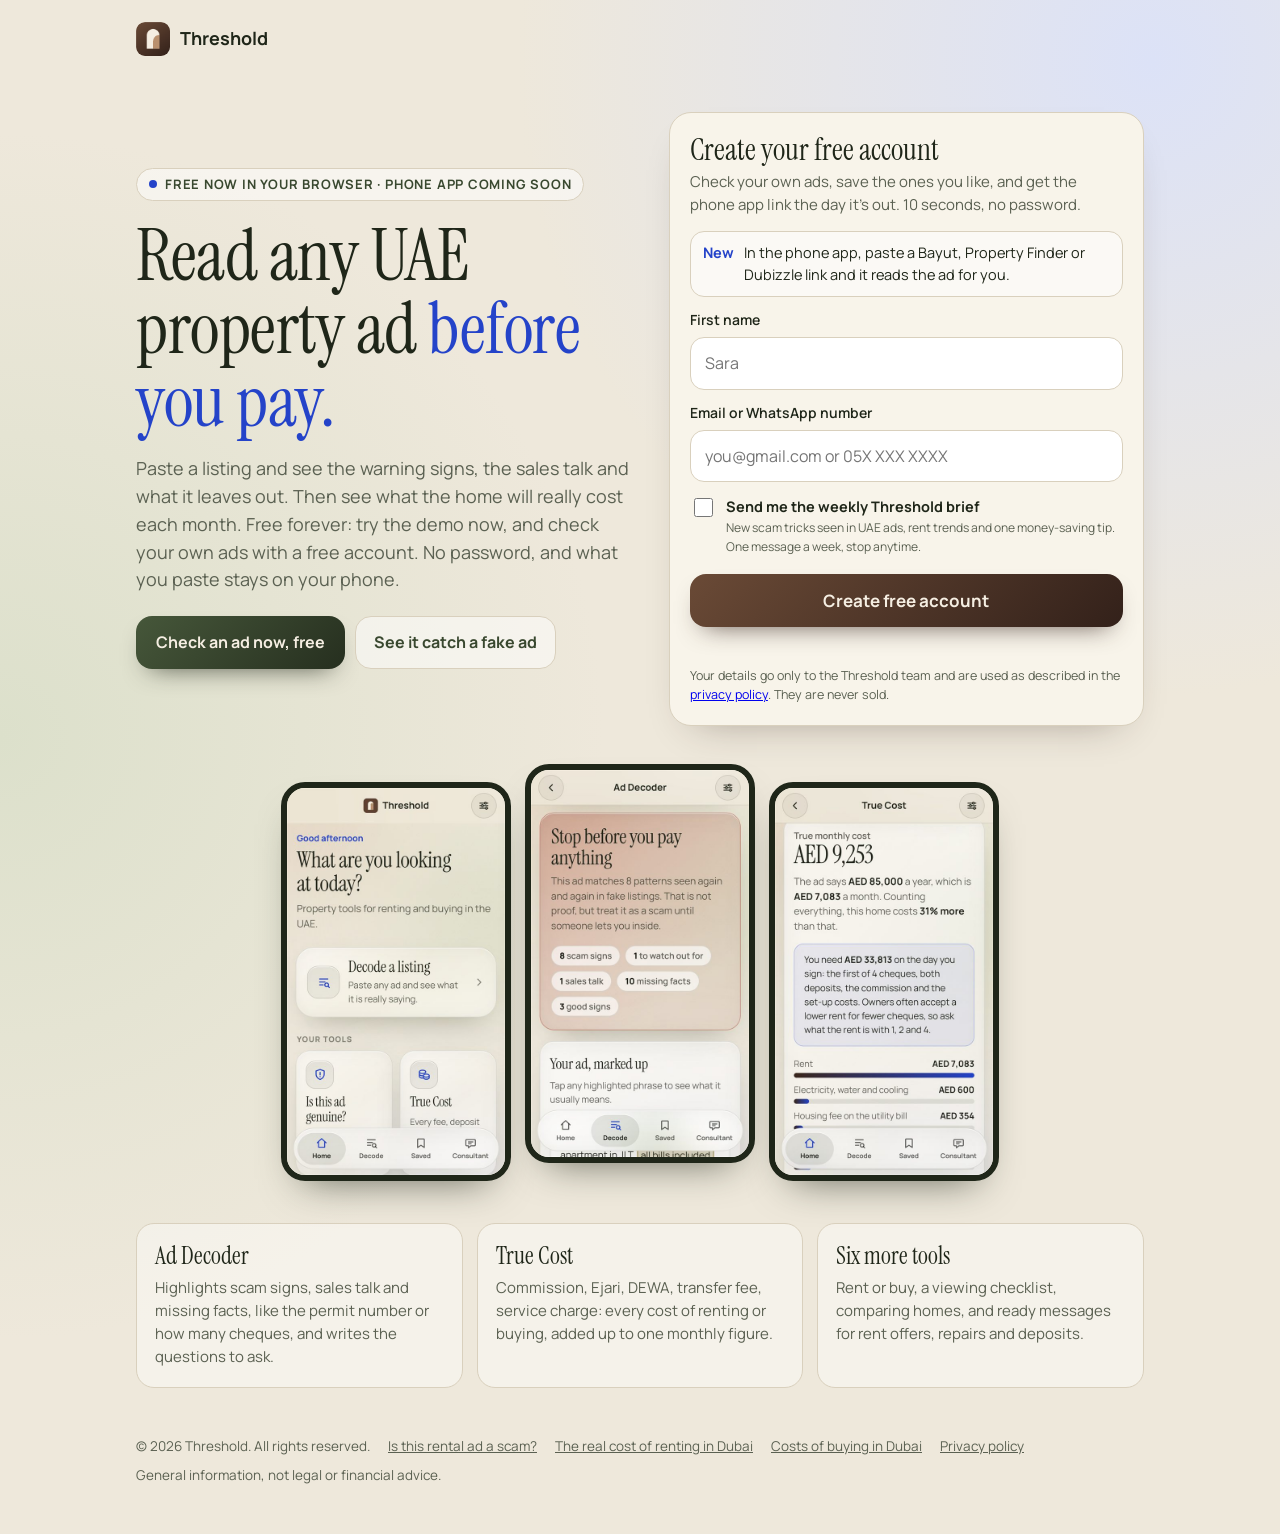
<file: index.html>
<!doctype html>
<html lang="en">
<head>
<meta charset="utf-8">
<meta name="viewport" content="width=device-width, initial-scale=1, viewport-fit=cover">
<title>Threshold: read any UAE property ad before you pay</title>
<meta name="description" content="A free app for renting and buying in the UAE. Spot fake listings, see the real cost, and know what to ask. Join the early list.">
<meta property="og:title" content="Threshold: read any UAE property ad before you pay">
<meta property="og:description" content="Free app for renting and buying in the UAE. Join the early list.">
<meta property="og:image" content="https://thresholduae.com/img/share.jpg">
<meta property="og:url" content="https://thresholduae.com/">
<meta name="twitter:card" content="summary_large_image">
<link rel="canonical" href="https://thresholduae.com/">
<meta property="og:type" content="website">
<meta name="theme-color" content="#EEE8DB">
<link rel="icon" href="img/icon.png">
<link rel="preconnect" href="https://fonts.googleapis.com">
<link rel="preconnect" href="https://fonts.gstatic.com" crossorigin>
<link href="https://fonts.googleapis.com/css2?family=Instrument+Serif&family=Manrope:wght@400;500;600;700&display=swap" rel="stylesheet">
<style>
  :root { --bg:#EEE8DB; --card:#F8F4EA; --ink:#1F2619; --soft:#5B6152; --line:#D9D0BD; --olive:#39482F; --navy:#2443C9; --esp-a:#6A4A36; --esp-b:#33211A; --bad:#9A3B22; }
  * { box-sizing: border-box; -webkit-tap-highlight-color: transparent; }
  html { background: var(--bg); }
  body { margin: 0; color: var(--ink); font: 16px/1.55 Manrope, "Segoe UI", system-ui, sans-serif;
    background: radial-gradient(circle at 90% 4%, #DCE2F7 0, transparent 34%), radial-gradient(circle at 0% 48%, #DCE0CB 0, transparent 40%), var(--bg); }
  main { max-width: 1040px; margin: 0 auto; padding: 22px 16px 48px; }
  .brand { display: flex; align-items: center; gap: 10px; font-weight: 700; font-size: 18px; }
  .brand img { width: 34px; height: 34px; border-radius: 9px; }
  .hero { display: grid; gap: 34px; align-items: center; margin-top: 34px; }
  @media (min-width: 880px) { .hero { grid-template-columns: 1.05fr 1fr; margin-top: 56px; } }
  h1 { font: 400 clamp(44px, 9vw, 72px)/1.02 "Instrument Serif", Georgia, serif; margin: 0 0 16px; letter-spacing: -.5px; }
  h1 span { color: var(--navy); }
  .lead { font-size: 18px; color: var(--soft); margin: 0 0 22px; max-width: 34em; }
  .soon { display: inline-flex; align-items: center; gap: 8px; font-size: 13px; font-weight: 700; letter-spacing: .06em; text-transform: uppercase; color: var(--olive); background: #fff8; border: 1px solid var(--line); border-radius: 999px; padding: 5px 12px; margin-bottom: 18px; }
  .soon i { width: 8px; height: 8px; border-radius: 50%; background: var(--navy); }
  .card { background: var(--card); border: 1px solid var(--line); border-radius: 22px; padding: 20px; box-shadow: 0 18px 40px -26px rgba(51,33,26,.45); }
  .card h2 { font: 400 30px/1.1 "Instrument Serif", Georgia, serif; margin: 0 0 4px; }
  .card p.sub { margin: 0 0 14px; color: var(--soft); font-size: 15px; }
  label.f { display: block; font-size: 14px; font-weight: 600; margin: 12px 0 6px; }
  input[type=text], input[type=email] { width: 100%; font: inherit; padding: 13px 14px; border-radius: 14px; border: 1px solid var(--line); background: #fff; color: var(--ink); }
  input:focus { outline: 2px solid var(--navy); outline-offset: 1px; }
  .chips { display: flex; flex-wrap: wrap; gap: 8px; }
  .chip { font: inherit; font-size: 15px; border: 1px solid var(--line); background: #fff; color: var(--ink); border-radius: 999px; padding: 8px 14px; cursor: pointer; }
  .chip[aria-pressed="true"] { background: var(--olive); border-color: var(--olive); color: #F5EEE2; }
  .tick { display: flex; gap: 10px; align-items: flex-start; font-size: 14.5px; margin-top: 14px; color: var(--ink); }
  .tick input { width: 19px; height: 19px; margin-top: 2px; accent-color: var(--olive); flex: none; }
  .tick small { display: block; color: var(--soft); }
  button.go { width: 100%; margin-top: 18px; font: 700 17px Manrope, sans-serif; color: #F5EEE2; border: 0; border-radius: 16px; padding: 15px; cursor: pointer;
    background: linear-gradient(135deg, var(--esp-a), var(--esp-b)); box-shadow: 0 12px 26px -14px rgba(51,33,26,.8); }
  button.go[disabled] { opacity: .6; cursor: wait; }
  .msg { margin-top: 12px; font-size: 14.5px; color: var(--bad); min-height: 1em; }
  .fine { font-size: 12.5px; color: var(--soft); margin: 12px 0 0; }
  .done { text-align: center; padding: 18px 6px; }
  .done .big { font: 400 34px/1.1 "Instrument Serif", Georgia, serif; margin: 8px 0; }
  .wa { display: inline-flex; align-items: center; gap: 8px; margin-top: 12px; font-weight: 700; color: var(--olive); text-decoration: none; border: 1px solid var(--line); border-radius: 999px; padding: 10px 16px; background: #fff8; }
  .shots { display: flex; gap: 14px; justify-content: center; margin: 56px 0 10px; }
  .shots img { width: 31%; max-width: 230px; border-radius: 24px; border: 6px solid #1F2619; box-shadow: 0 20px 40px -22px rgba(31,38,25,.7); }
  .shots img:nth-child(2) { transform: translateY(-18px); }
  .feats { display: grid; gap: 14px; margin-top: 42px; }
  @media (min-width: 720px) { .feats { grid-template-columns: repeat(3, 1fr); } }
  .feat { background: #fff6; border: 1px solid var(--line); border-radius: 18px; padding: 18px; }
  .feat b { display: block; font: 400 24px/1.15 "Instrument Serif", Georgia, serif; margin-bottom: 6px; }
  .feat p { margin: 0; color: var(--soft); font-size: 15px; }
  footer { margin-top: 48px; font-size: 13.5px; color: var(--soft); display: flex; flex-wrap: wrap; gap: 8px 18px; }
  footer a { color: var(--soft); }
  .hp { position: absolute; left: -9999px; }
  .try { display: flex; flex-wrap: wrap; gap: 10px; align-items: center; }
  .try a.main { font-weight: 700; color: #F5EEE2; text-decoration: none; border-radius: 16px; padding: 14px 20px; background: linear-gradient(135deg, #46573A, #262F1F); box-shadow: 0 12px 26px -14px rgba(31,38,25,.8); }
  .try a.alt { font-weight: 700; color: var(--olive); text-decoration: none; border: 1px solid var(--line); border-radius: 16px; padding: 13px 18px; background: #fff8; }
  .perk { display: flex; gap: 10px; align-items: flex-start; background: #fff8; border: 1px solid var(--line); border-radius: 14px; padding: 10px 12px; font-size: 14.5px; margin: 0 0 6px; }
  .perk b { color: var(--navy); }
</style>
</head>
<body>
<main>
  <div class="brand"><img src="img/icon.png" alt="">Threshold</div>

  <section class="hero">
    <div>
      <div class="soon"><i></i>Free now in your browser · phone app coming soon</div>
      <h1>Read any UAE property ad <span>before you pay.</span></h1>
      <p class="lead">Paste a listing and see the warning signs, the sales talk and what it leaves out. Then see what the home will really cost each month. Free forever: try the demo now, and check your own ads with a free account. No password, and what you paste stays on your phone.</p>
      <div class="try">
        <a class="main" id="tryApp" href="app/#/decode">Check an ad now, free</a>
        <a class="alt" id="tryScam" href="app/#example=scam">See it catch a fake ad</a>
      </div>
    </div>

    <div class="card" id="card">
      <form id="f" novalidate>
        <h2>Create your free account</h2>
        <p class="sub">Check your own ads, save the ones you like, and get the phone app link the day it's out. 10 seconds, no password.</p>
        <div class="perk"><b>New</b><span>In the phone app, paste a Bayut, Property Finder or Dubizzle link and it reads the ad for you.</span></div>
        <label class="f" for="name">First name</label>
        <input type="text" id="name" autocomplete="given-name" maxlength="60" placeholder="Sara">
        <label class="f" for="email">Email or WhatsApp number</label>
        <input type="text" id="email" autocomplete="email" inputmode="email" maxlength="120" placeholder="you@gmail.com or 05X XXX XXXX">
        <label class="tick"><input type="checkbox" id="tips"><span><b>Send me the weekly Threshold brief</b><small>New scam tricks seen in UAE ads, rent trends and one money-saving tip. One message a week, stop anytime.</small></span></label>
        <input class="hp" type="text" id="hp" tabindex="-1" autocomplete="off" aria-hidden="true">
        <button class="go" type="submit" id="go">Create free account</button>
        <div class="msg" id="msg" role="alert"></div>
        <p class="fine">Your details go only to the Threshold team and are used as described in the <a href="privacy.html">privacy policy</a>. They are never sold.</p>
      </form>
    </div>
  </section>

  <div class="shots">
    <img src="img/1-home.jpg" alt="Threshold home screen" loading="lazy">
    <img src="img/2-decoded.jpg" alt="The Ad Decoder flagging a fake rental" loading="lazy">
    <img src="img/4-true-cost.jpg" alt="True Cost showing every fee" loading="lazy">
  </div>

  <section class="feats">
    <div class="feat"><b>Ad Decoder</b><p>Highlights scam signs, sales talk and missing facts, like the permit number or how many cheques, and writes the questions to ask.</p></div>
    <div class="feat"><b>True Cost</b><p>Commission, Ejari, DEWA, transfer fee, service charge: every cost of renting or buying, added up to one monthly figure.</p></div>
    <div class="feat"><b>Six more tools</b><p>Rent or buy, a viewing checklist, comparing homes, and ready messages for rent offers, repairs and deposits.</p></div>
  </section>

  <footer><span>© 2026 Threshold. All rights reserved.</span><a href="rental-scam-check.html">Is this rental ad a scam?</a><a href="cost-of-renting-dubai.html">The real cost of renting in Dubai</a><a href="buying-costs-dubai.html">Costs of buying in Dubai</a><a href="privacy.html">Privacy policy</a><span>General information, not legal or financial advice.</span></footer>
</main>

<script>
(function () {
  var TO = 'thresholduae.app@gmail.com';
  var WA = '971564638117';
  var COUNTER = 'threshold-zeucj9q4';
  // The mailing list (Kit). When the app is out, one email goes to everyone on it.
  // Paste the number of your Kit form between the quotes, e.g. '7654321'.
  var KIT_FORM_ID = '';
  var live = /^https:$/.test(location.protocol) && !/^(localhost|127\.0\.0\.1)$/.test(location.hostname);
  function count(key) {
    if (!live) { return; }
    try {
      if (key === 'waitlist-visit') { if (sessionStorage.getItem('tw.v')) { return; } sessionStorage.setItem('tw.v', '1'); }
    } catch (e) {}
    fetch('https://abacus.jasoncameron.dev/hit/' + COUNTER + '/' + key, { mode: 'cors', credentials: 'omit' }).catch(function () {});
  }
  count('waitlist-visit');
  // Tracked links: ?ref=reddit, ?ref=press... are counted and passed on to the app, so we know which channel works.
  var ref = '';
  try { ref = (new URLSearchParams(location.search).get('ref') || '').toLowerCase().replace(/[^a-z0-9-]/g, '').slice(0, 24); } catch (e) {}
  if (ref) { count('ref-' + ref); }
  var tag = '?ref=' + (ref || 'landing');
  document.getElementById('tryApp').href = 'app/' + tag + '#/decode';
  document.getElementById('tryScam').href = 'app/' + tag + '#example=scam';
  // The free account is shared with the web app (same site), so signing up here unlocks the app too.
  var SIGNUP_URL = 'https://threshold-signup.thresholduae-app.workers.dev';   // the sign-up server address once it is live (tools/signup-worker); '' = email to TO
  var ACCOUNT_KEY = 'pt.account.v1';
  function getAcc() { try { return JSON.parse(localStorage.getItem(ACCOUNT_KEY) || 'null'); } catch (e) { return null; } }
  try { if (ref) { localStorage.setItem('pt.ref', ref); } } catch (e) {}
  var share = 'https://wa.me/?text=' + encodeURIComponent('Flat hunting? This free app checks any UAE property ad for scam signs before you pay: https://thresholduae.com/?ref=friend');
  function welcome(name, isNew) {
    document.getElementById('card').innerHTML = '<div class="done"><div>' + (isNew ? 'Your free account is ready' : 'Welcome back') + '</div><div class="big">' +
      (isNew ? 'Thank you, ' : 'Hi ') + name.replace(/[<>&"]/g, '') + '.</div>' +
      '<p style="color:var(--soft);margin:0">Paste any ad or link and Threshold tells you what it really says. We will send you the phone app link the day it is out.</p>' +
      '<a class="wa" href="app/' + tag + '#/decode">Check your first ad</a><br>' +
      '<a class="wa" href="' + share + '">Send it to a friend who is flat hunting</a></div>';
  }
  var known = getAcc();
  if (known && known.name) { welcome(known.name, false); }

  var f = document.getElementById('f'), msg = document.getElementById('msg'), go = document.getElementById('go');
  if (f) f.addEventListener('submit', function (e) {
    e.preventDefault();
    if (document.getElementById('hp').value) { return; }
    var name = document.getElementById('name').value.trim();
    var contact = document.getElementById('email').value.trim();
    var digits = contact.replace(/[^\d+]/g, '');
    var isMail = /^[^\s@]+@[^\s@]+\.[^\s@]+$/.test(contact);
    var news = document.getElementById('tips').checked;
    if (!name) { msg.textContent = 'Please add your first name.'; return; }
    if (!isMail && !/^\+?\d{9,15}$/.test(digits)) { msg.textContent = 'Add an email, or a WhatsApp number like 05X XXX XXXX.'; return; }
    msg.textContent = '';
    var acc = { name: name, contact: isMail ? contact : digits, news: news, source: ref || 'landing', at: new Date().toISOString() };
    // The account is ready straight away. The details are sent in the background; if that
    // fails (offline, or the form service is slow), the app sends them again next time it opens.
    try { localStorage.setItem(ACCOUNT_KEY, JSON.stringify(acc)); localStorage.setItem('pt.signup.pending', '1'); } catch (err) {}
    count('signup'); if (news) { count('signup-news'); }
    welcome(name, true);
    sendAcc(acc);
  });
  function sendAcc(acc) {
    var isMail = /@/.test(acc.contact);
    var req = SIGNUP_URL
      ? fetch(SIGNUP_URL, { method: 'POST', headers: { 'Content-Type': 'application/json' }, body: JSON.stringify({ name: acc.name, email: isMail ? acc.contact : '', phone: isMail ? '' : acc.contact, newsletter: acc.news, source: acc.source, app: 'site' }) })
          .then(function (r) { if (!r.ok) { throw new Error('failed'); } })
      : fetch('https://formsubmit.co/ajax/' + encodeURIComponent(TO), {
          method: 'POST', headers: { 'Content-Type': 'application/json', Accept: 'application/json' },
          body: JSON.stringify({ _subject: 'Threshold sign-up: ' + acc.name + (acc.news ? ' (newsletter)' : ''), _template: 'table', _captcha: 'false',
            Name: acc.name, 'Email or WhatsApp': acc.contact, 'Weekly brief': acc.news ? 'YES' : 'No', Source: 'Website (via ' + acc.source + ')', Date: acc.at })
        }).then(function (r) { return r.json(); }).then(function (j) { if (String(j.success) !== 'true') { throw new Error(j.message || 'failed'); } });
    req.then(function () { try { localStorage.setItem('pt.signup.pending', ''); } catch (err) {} }).catch(function () {});
  }
  // A sign-up that did not get through last time is sent again now.
  try { if (known && localStorage.getItem('pt.signup.pending') === '1') { sendAcc(known); } } catch (e) {}
})();
</script>
</body>
</html>
</file>
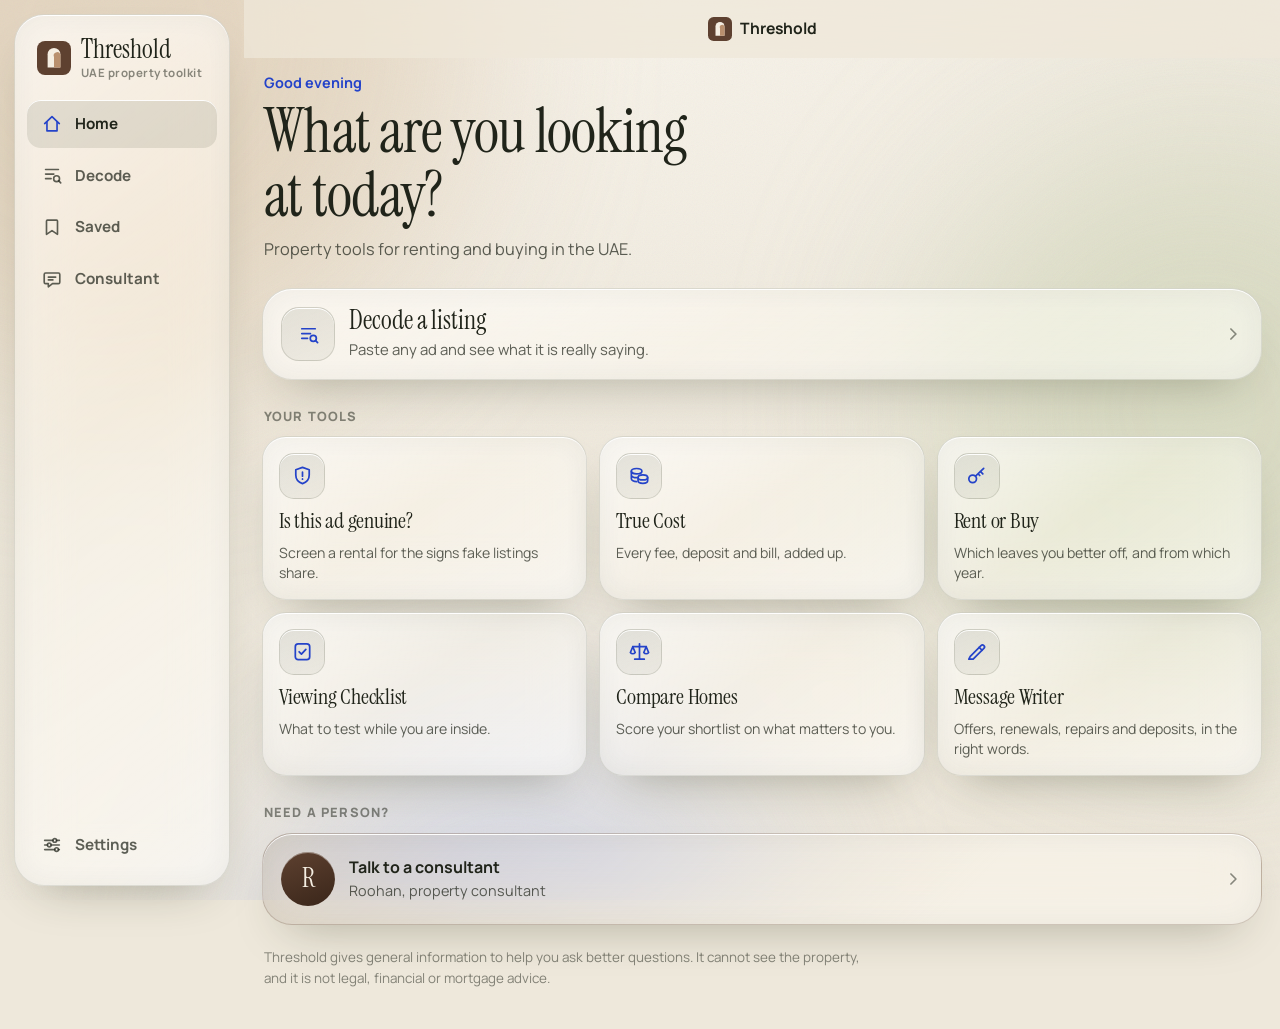
<file: app/index.html>
<!doctype html>
<html lang="en" data-theme="light">
<head>
<meta charset="utf-8">
<meta name="viewport" content="width=device-width, initial-scale=1, viewport-fit=cover">
<title>Threshold</title>
<meta name="description" content="Property tools for renting and buying in the UAE: decode a listing, check an ad is genuine, work out the true cost, compare homes, run a viewing checklist, rent or buy, and write messages to agents. Or talk to a consultant.">
<meta name="theme-color" content="#EEE8DB">
<meta name="mobile-web-app-capable" content="yes">
<meta name="apple-mobile-web-app-capable" content="yes">
<meta name="apple-mobile-web-app-status-bar-style" content="black-translucent">
<meta name="apple-mobile-web-app-title" content="Threshold">
<link rel="manifest" href="manifest.webmanifest">
<link rel="icon" type="image/png" href="icons/icon-192.png">
<link rel="apple-touch-icon" href="icons/icon-192.png">
<script src="config.js"></script>
<script>
  /* Apply the chosen look before anything is drawn, so there is no flash. */
  (function () {
    var t = null;
    try { t = localStorage.getItem('pt.theme'); } catch (e) {}
    if (!t && window.APP_CONFIG && window.APP_CONFIG.look) { t = window.APP_CONFIG.look; }
    var q = /[?&]look=(light|dark)/.exec(window.location.search); // a link ending in ?look=olive previews that look
    if (q) { t = q[1]; }
    if (t === 'light' || t === 'dark') { document.documentElement.setAttribute('data-theme', t); }
  })();
</script>
<link rel="preconnect" href="https://fonts.googleapis.com">
<link rel="preconnect" href="https://fonts.gstatic.com" crossorigin>
<link href="https://fonts.googleapis.com/css2?family=Instrument+Serif:ital@0;1&family=Manrope:wght@400;500;600;700;800&display=swap" rel="stylesheet">
<link rel="stylesheet" href="styles.css">
</head>
<body>

<div class="backdrop" aria-hidden="true"><i class="a1"></i><i class="a2"></i><i class="a3"></i></div>
<div class="grain" aria-hidden="true"></div>

<!-- icons -->
<svg width="0" height="0" style="position:absolute" aria-hidden="true">
  <defs>
    <symbol id="i-home" viewBox="0 0 24 24" fill="none" stroke="currentColor" stroke-width="1.8" stroke-linecap="round" stroke-linejoin="round"><path d="M4 11.5 12 4l8 7.5"/><path d="M6.500 10v9.500h11V10"/></symbol>
    <symbol id="i-decode" viewBox="0 0 24 24" fill="none" stroke="currentColor" stroke-width="1.8" stroke-linecap="round" stroke-linejoin="round"><path d="M5 6h14M5 11h9M5 16h6"/><circle cx="17" cy="16" r="3.2"/><path d="m19.4 18.4 2.1 2.1"/></symbol>
    <symbol id="i-shield" viewBox="0 0 24 24" fill="none" stroke="currentColor" stroke-width="1.8" stroke-linecap="round" stroke-linejoin="round"><path d="M12 3.5 5 6v5.500c0 4.300 2.900 7.600 7 9 4.100-1.400 7-4.700 7-9V6l-7-2.500Z"/><path d="M12 8.500v4.200M12 15.600v.2"/></symbol>
    <symbol id="i-coins" viewBox="0 0 24 24" fill="none" stroke="currentColor" stroke-width="1.8" stroke-linecap="round" stroke-linejoin="round"><ellipse cx="9" cy="7.500" rx="5.500" ry="2.800"/><path d="M3.500 7.500v4c0 1.500 2.500 2.800 5.500 2.800M3.500 11.500v4c0 1.500 2.500 2.800 5.500 2.800"/><ellipse cx="15.500" cy="14" rx="5" ry="2.600"/><path d="M10.500 14v3.600c0 1.400 2.200 2.600 5 2.600s5-1.200 5-2.600V14"/></symbol>
    <symbol id="i-scale" viewBox="0 0 24 24" fill="none" stroke="currentColor" stroke-width="1.8" stroke-linecap="round" stroke-linejoin="round"><path d="M12 4v16M7 20h10M5 7h14"/><path d="M5 7 2.500 13a3 3 0 0 0 5 0L5 7ZM19 7l-2.500 6a3 3 0 0 0 5 0L19 7Z"/></symbol>
    <symbol id="i-check" viewBox="0 0 24 24" fill="none" stroke="currentColor" stroke-width="1.8" stroke-linecap="round" stroke-linejoin="round"><rect x="4.500" y="4" width="15" height="16.500" rx="3"/><path d="m8.500 12.300 2.400 2.400 4.600-5"/></symbol>
    <symbol id="i-key" viewBox="0 0 24 24" fill="none" stroke="currentColor" stroke-width="1.8" stroke-linecap="round" stroke-linejoin="round"><circle cx="8" cy="15.500" r="4"/><path d="m11 12.700 8.500-8.200M16 7.800l2.600 2.600M13.600 10.200l1.800 1.800"/></symbol>
    <symbol id="i-pen" viewBox="0 0 24 24" fill="none" stroke="currentColor" stroke-width="1.8" stroke-linecap="round" stroke-linejoin="round"><path d="M4 20h4.500L19.700 8.800a2.100 2.100 0 0 0-3-3L5.500 17 4 20Z"/><path d="m14.800 7.700 3 3"/></symbol>
    <symbol id="i-chat" viewBox="0 0 24 24" fill="none" stroke="currentColor" stroke-width="1.8" stroke-linecap="round" stroke-linejoin="round"><path d="M5 5.500h14a1.500 1.500 0 0 1 1.500 1.500v8.500A1.500 1.500 0 0 1 19 17h-6.500L8 20.500V17H5a1.500 1.500 0 0 1-1.500-1.500V7A1.500 1.500 0 0 1 5 5.500Z"/><path d="M8 10h8M8 13h5"/></symbol>
    <symbol id="i-bookmark" viewBox="0 0 24 24" fill="none" stroke="currentColor" stroke-width="1.8" stroke-linecap="round" stroke-linejoin="round"><path d="M7 4.500h10a1 1 0 0 1 1 1V20l-6-4-6 4V5.500a1 1 0 0 1 1-1Z"/></symbol>
    <symbol id="i-book" viewBox="0 0 24 24" fill="none" stroke="currentColor" stroke-width="1.8" stroke-linecap="round" stroke-linejoin="round"><path d="M5 5.500A1.500 1.500 0 0 1 6.500 4H19v13H6.500A1.500 1.500 0 0 0 5 18.500v-13Z"/><path d="M5 18.500A1.500 1.500 0 0 0 6.500 20H19v-3M9 8h6"/></symbol>
    <symbol id="i-gear" viewBox="0 0 24 24" fill="none" stroke="currentColor" stroke-width="1.8" stroke-linecap="round" stroke-linejoin="round"><path d="M4 7h9M17 7h3M4 12h3M11 12h9M4 17h11M19 17h1"/><circle cx="15" cy="7" r="2"/><circle cx="9" cy="12" r="2"/><circle cx="17" cy="17" r="2"/></symbol>
    <symbol id="i-down" viewBox="0 0 24 24" fill="none" stroke="currentColor" stroke-width="1.8" stroke-linecap="round" stroke-linejoin="round"><path d="M12 4v11M7.500 11 12 15.500 16.500 11M5 19.500h14"/></symbol>
    <symbol id="i-trash" viewBox="0 0 24 24" fill="none" stroke="currentColor" stroke-width="1.8" stroke-linecap="round" stroke-linejoin="round"><path d="M5 7h14M10 7V5h4v2M7 7l.8 12h8.400L17 7"/></symbol>
    <symbol id="i-tick" viewBox="0 0 24 24" fill="none" stroke="currentColor" stroke-width="2.200" stroke-linecap="round" stroke-linejoin="round"><path d="m5 12.500 4.500 4.500L19 7.500"/></symbol>
    <symbol id="i-back" viewBox="0 0 24 24" fill="none" stroke="currentColor" stroke-width="2" stroke-linecap="round" stroke-linejoin="round"><path d="M14.500 6 8.500 12l6 6"/></symbol>
    <symbol id="i-chev" viewBox="0 0 24 24" fill="none" stroke="currentColor" stroke-width="2" stroke-linecap="round" stroke-linejoin="round"><path d="m9.500 6 6 6-6 6"/></symbol>
    <symbol id="i-mark" viewBox="0 0 64 64"><rect width="64" height="64" rx="15" style="fill:var(--cta-a)"/><path d="M20 50V25a12 12 0 0 1 24 0v25Z" fill="#F5EEE2"/><path d="M32 50V30a6 6 0 0 1 12-5v25Z" fill="#B9906E"/></symbol>
  </defs>
</svg>

<div class="splash" aria-hidden="true"><div><svg><use href="#i-mark"/></svg><span data-brand>Threshold</span></div></div>

<div class="app">

  <nav class="rail glass" aria-label="Main">
    <div class="rail-brand"><svg aria-hidden="true"><use href="#i-mark"/></svg><span><span data-brand>Threshold</span><small>UAE property toolkit</small></span></div>
    <button type="button" data-go="home" data-nav="home"><svg aria-hidden="true"><use href="#i-home"/></svg><span>Home</span></button>
    <button type="button" data-go="decode" data-nav="decode"><svg aria-hidden="true"><use href="#i-decode"/></svg><span>Decode</span></button>
    <button type="button" data-go="saved" data-nav="saved"><svg aria-hidden="true"><use href="#i-bookmark"/></svg><span>Saved</span><span class="count" id="savedCount"></span></button>
    <button type="button" data-go="consult" data-nav="consult"><svg aria-hidden="true"><use href="#i-chat"/></svg><span>Consultant</span></button>
    <button type="button" class="push" data-go="more" data-nav="more"><svg aria-hidden="true"><use href="#i-gear"/></svg><span>Settings</span></button>
  </nav>

  <div class="stage">
    <header class="appbar" id="appbar">
      <button type="button" class="iconbtn is-off" id="navBack" aria-label="Back"><svg aria-hidden="true"><use href="#i-back"/></svg></button>
      <div class="appbar-title" id="barTitle"></div>
      <button type="button" class="iconbtn only-phone" data-go="more" aria-label="Settings" id="barMore"><svg aria-hidden="true"><use href="#i-gear"/></svg></button>
    </header>

    <main id="main">

      <!-- ================= Home ================= -->
      <section id="view-home">
        <div class="home-top">
          <p class="eyebrow" id="greet">Welcome</p>
          <h1>What are you looking at today?</h1>
          <p class="home-sub">Property tools for renting and buying in the UAE.</p>
        </div>

        <div class="stagger">
          <button type="button" class="quick glass" data-go="decode">
            <span class="ico"><svg aria-hidden="true"><use href="#i-decode"/></svg></span>
            <span><b>Decode a listing</b><small>Paste any ad and see what it is really saying.</small></span>
            <svg class="chev" aria-hidden="true"><use href="#i-chev"/></svg>
          </button>

          <h2 class="sec">Your tools</h2>
          <div class="tiles">
            <button type="button" class="tile glass" data-go="decode" data-scam="1">
              <span class="ico"><svg aria-hidden="true"><use href="#i-shield"/></svg></span>
              <h3>Is this ad genuine?</h3><p>Screen a rental for the signs fake listings share.</p>
            </button>
            <button type="button" class="tile glass" data-go="cost">
              <span class="ico"><svg aria-hidden="true"><use href="#i-coins"/></svg></span>
              <h3>True Cost</h3><p>Every fee, deposit and bill, added up.</p>
            </button>
            <button type="button" class="tile glass" data-go="rentbuy">
              <span class="ico"><svg aria-hidden="true"><use href="#i-key"/></svg></span>
              <h3>Rent or Buy</h3><p>Which leaves you better off, and from which year.</p>
            </button>
            <button type="button" class="tile glass" data-go="viewing">
              <span class="ico"><svg aria-hidden="true"><use href="#i-check"/></svg></span>
              <h3>Viewing Checklist</h3><p>What to test while you are inside.</p>
            </button>
            <button type="button" class="tile glass" data-go="compare">
              <span class="ico"><svg aria-hidden="true"><use href="#i-scale"/></svg></span>
              <h3>Compare Homes</h3><p>Score your shortlist on what matters to you.</p>
            </button>
            <button type="button" class="tile glass" data-go="letters">
              <span class="ico"><svg aria-hidden="true"><use href="#i-pen"/></svg></span>
              <h3>Message Writer</h3><p>Offers, renewals, repairs and deposits, in the right words.</p>
            </button>
          </div>

          <h2 class="sec">Need a person?</h2>
          <button type="button" class="advisor glass" data-go="consult">
            <span class="avatar" id="homeAvatar"><svg aria-hidden="true"><use href="#i-chat"/></svg></span>
            <span><b>Talk to a consultant</b><small id="homeAdvisorSub">Ask about a listing, a price or an offer.</small></span>
            <svg class="chev" aria-hidden="true"><use href="#i-chev"/></svg>
          </button>
        </div>

        <p class="fine"><span data-brand>Threshold</span> gives general information to help you ask better questions. It cannot see the property, and it is not legal, financial or mortgage advice.</p>
      </section>

      <!-- ================= Decode ================= -->
      <section id="view-decode" hidden>
        <div class="page-head">
          <h1 id="decodeTitle">Ad Decoder</h1>
          <p id="decodeSub">Paste a property ad or its link and see what it is really saying.</p>
        </div>

        <div class="panel glass">
          <div class="sheet-head">
            <div class="seg" id="modeSeg" role="group" aria-label="Are you renting or buying?">
              <button type="button" data-mode="rent" aria-pressed="true">I'm renting</button>
              <button type="button" data-mode="buy" aria-pressed="false">I'm buying</button>
            </div>
            <button type="button" class="link-btn" id="pasteBtn">Paste</button>
          </div>
          <label for="adText" hidden>The listing text</label>
          <textarea id="adText" placeholder="Paste the ad's description, the whole listing page, or its link from Bayut, Property Finder, Dubizzle, Instagram or WhatsApp."></textarea>
          <p class="input-msg" id="inputMsg" role="alert" hidden></p>
          <div class="link-info" id="linkInfo" role="status" hidden></div>
          <div class="go-row">
            <button type="button" class="btn btn-main" id="decodeBtn">Decode this ad</button>
            <button type="button" class="btn btn-quiet" id="clearBtn">Clear</button>
          </div>
          <div class="examples">
            <span>No ad to hand? Try one:</span>
            <button type="button" class="chip" data-example="rent">A rental</button>
            <button type="button" class="chip" data-example="buy">An off-plan sale</button>
            <button type="button" class="chip" data-example="scam">A suspicious rental</button>
          </div>
          <div class="textlinks">
            <button type="button" class="link-btn" data-go="book">Open the phrasebook</button>
          </div>
          <p class="privacy">The text you paste is read on your own device and is never sent anywhere.</p>
        </div>

        <div id="results" class="results" hidden></div>
      </section>

      <!-- ================= Phrasebook ================= -->
      <section id="view-book" hidden>
        <div class="page-head">
          <h1>The phrasebook</h1>
          <p>Every phrase the decoder knows, with what it usually means and what to ask. These are common meanings, not a verdict on any one property.</p>
        </div>
        <label for="bookSearch" hidden>Search the phrasebook</label>
        <input id="bookSearch" class="search" type="search" placeholder="Search a word, like chiller, ROI or cheques">
        <div class="filters" id="bookFilters">
          <button type="button" class="chip" data-cat="all" aria-pressed="true">All</button>
          <button type="button" class="chip" data-cat="scam" aria-pressed="false">Scam signs</button>
          <button type="button" class="chip" data-cat="watch" aria-pressed="false">Watch out</button>
          <button type="button" class="chip" data-cat="spin" aria-pressed="false">Sales talk</button>
          <button type="button" class="chip" data-cat="fact" aria-pressed="false">Good signs</button>
        </div>
        <div class="book" id="bookList"></div>
      </section>

      <!-- ================= Saved ================= -->
      <section id="view-saved" hidden>
        <div class="page-head">
          <h1>Saved ads</h1>
          <p>Ads you saved on this device, so you can come back to them before you book viewings.</p>
        </div>
        <div id="savedList"></div>
      </section>

      <!-- ================= Drawn by tools.js ================= -->
      <section id="view-cost" hidden></section>
      <section id="view-compare" hidden></section>
      <section id="view-viewing" hidden></section>
      <section id="view-rentbuy" hidden></section>
      <section id="view-letters" hidden></section>
      <section id="view-consult" hidden></section>

      <!-- ================= Settings ================= -->
      <section id="view-more" hidden>
        <div class="page-head">
          <h1>Settings</h1>
        </div>
        <div class="panel glass">
          <h3>Appearance</h3>
          <p class="lede">Choose the look you prefer.</p>
          <div class="looks" id="looks">
            <button type="button" class="look" data-theme-pick="light" aria-pressed="false">
              <span class="sw" style="background:#EEE8DB"><i style="background:#C9D0B0;left:-20%;top:-40%"></i><i style="background:#C6CFEE;right:-30%;bottom:-60%"></i><b style="background:#2F3A26;border-color:#2F3A26"></b><u style="background:#3152DC"></u></span>
              <span><strong>Light</strong><small>Bone, olive green and navy</small></span>
            </button>
            <button type="button" class="look" data-theme-pick="dark" aria-pressed="false">
              <span class="sw" style="background:#0F130E"><i style="background:#55633C;left:-20%;top:-40%"></i><i style="background:#26398F;right:-30%;bottom:-60%"></i><b style="background:rgba(236,240,214,.16)"></b><u style="background:#3F5FE6"></u></span>
              <span><strong>Dark</strong><small>Deep olive, bone and navy</small></span>
            </button>
          </div>
        </div>

        <div class="panel glass">
          <div class="rowlist">
            <button type="button" class="row-btn" id="installBtn">
              <span class="ico"><svg aria-hidden="true"><use href="#i-down"/></svg></span>
              <span><b>Install the app</b><small id="installSub">Add it to your home screen so it opens like any other app.</small></span>
              <svg class="chev" aria-hidden="true"><use href="#i-chev"/></svg>
            </button>
            <button type="button" class="row-btn" data-go="book">
              <span class="ico"><svg aria-hidden="true"><use href="#i-book"/></svg></span>
              <span><b>Phrasebook</b><small>Every phrase the decoder knows.</small></span>
              <svg class="chev" aria-hidden="true"><use href="#i-chev"/></svg>
            </button>
            <button type="button" class="row-btn" id="wipeBtn">
              <span class="ico"><svg aria-hidden="true"><use href="#i-trash"/></svg></span>
              <span><b>Clear my data</b><small id="wipeSub">Removes saved ads and everything you typed, from this device.</small></span>
              <svg class="chev" aria-hidden="true"><use href="#i-chev"/></svg>
            </button>
          </div>
        </div>

        <details class="panel glass terms">
          <summary><h3>About, terms and privacy</h3></summary>
          <p><b>What this is.</b> <span data-brand>Threshold</span> is a set of free tools for people renting or buying a home in the UAE. It gives general information to help you ask better questions. It cannot see the property, and it is not legal, financial, mortgage or investment advice.</p>
          <p><b>The figures.</b> Fees, deposits and percentages are typical published figures, last checked on 14 November 2026. They change, they differ between emirates, and your own contract may say something else. You can change every figure. Confirm the current ones with your agent, your bank, the Land Department or your utility provider before you commit. If you spot a wrong figure, tell us through the Consultant screen.</p>
          <p><b>The decoder.</b> It shows what listing phrases often mean. A highlighted phrase is a reason to ask a question, not proof of anything about a property, an agent or an owner.</p>
          <p><b>Your decisions.</b> You use the tools at your own risk and remain responsible for your own decisions. To the extent the law allows, the publisher accepts no liability for loss arising from reliance on the tools.</p>
          <p><b>Privacy.</b> What you type and save stays on this device and is never sent anywhere. The app adds one to an anonymous counter when it is opened and when a tool is opened; the counter records no text, no name and nothing you typed. If you send a consultation request, the details you entered are emailed to the consultant through a form delivery service, and are used only to reply to you, unless you ticked the box to receive tips.</p>
          <p><b>Talking to a consultant.</b> Consultations are free. A consultation is a conversation, not a regulated legal, mortgage or investment service. If you later buy or rent through the consultant, the usual agency commission for that transaction applies and is agreed in writing first.</p>
        </details>

      </section>

    </main>
  </div>
</div>

<div class="pop" id="pop" hidden>
  <div class="pop-card glass" role="dialog" aria-live="polite" aria-label="What this phrase means">
    <div class="pop-top">
      <div>
        <div class="pop-kind" id="popKind"></div>
        <div class="pop-says" id="popSays"></div>
      </div>
      <button type="button" class="x" id="popClose" aria-label="Close">×</button>
    </div>
    <p class="pop-means" id="popMeans"></p>
    <p class="pop-ask" id="popAsk"></p>
  </div>
</div>

<div class="webview" id="webview" hidden>
  <div class="webview-bar">
    <button type="button" class="btn btn-sm" id="webClose">Done</button>
    <span id="webTitle"></span>
    <a class="btn btn-sm btn-quiet" id="webOut" target="_blank" rel="noopener">Open in browser</a>
  </div>
  <iframe id="webFrame" title="Consultant website" referrerpolicy="no-referrer"></iframe>
</div>

<!-- Free account: asked once, the first time someone decodes their own ad (the demo ads stay free). -->
<div class="signup" id="signup" hidden>
  <form class="signup-card glass" id="signupForm" role="dialog" aria-modal="true" aria-labelledby="signupTitle" novalidate>
    <button type="button" class="x signup-x" id="signupClose" aria-label="Close">×</button>
    <div class="signup-badge">Free · no password · 10 seconds</div>
    <h2 id="signupTitle">Your result is ready</h2>
    <p class="signup-sub">Create your free Threshold account to see it. You'll only be asked once.</p>
    <label class="f"><span>First name</span><div class="in"><input id="suName" autocomplete="given-name" maxlength="60" placeholder="Sara"></div></label>
    <label class="f"><span>Email or WhatsApp number</span><div class="in"><input id="suContact" autocomplete="email" inputmode="email" maxlength="120" placeholder="you@gmail.com or 05X XXX XXXX"></div></label>
    <label class="signup-tick"><input type="checkbox" id="suNews"><span><b>Send me the weekly Threshold brief</b><small>New scam tricks seen in UAE ads, rent trends and one money-saving tip. One message a week, stop anytime.</small></span></label>
    <p class="input-msg" id="suMsg" role="alert" hidden></p>
    <button type="submit" class="btn btn-main signup-go" id="suGo">See my result</button>
    <p class="signup-fine">Free forever. We never sell your details. <a href="https://thresholduae.com/privacy.html" target="_blank" rel="noopener">Privacy</a> · <button type="button" class="link-btn" id="suDemo">Try the demo ad instead</button></p>
  </form>
</div>

<div class="toast" id="toast" role="status" hidden></div>

<script src="phrases.js"></script>
<script src="app.js"></script>
<script src="tools.js"></script>
</body>
</html>
</file>
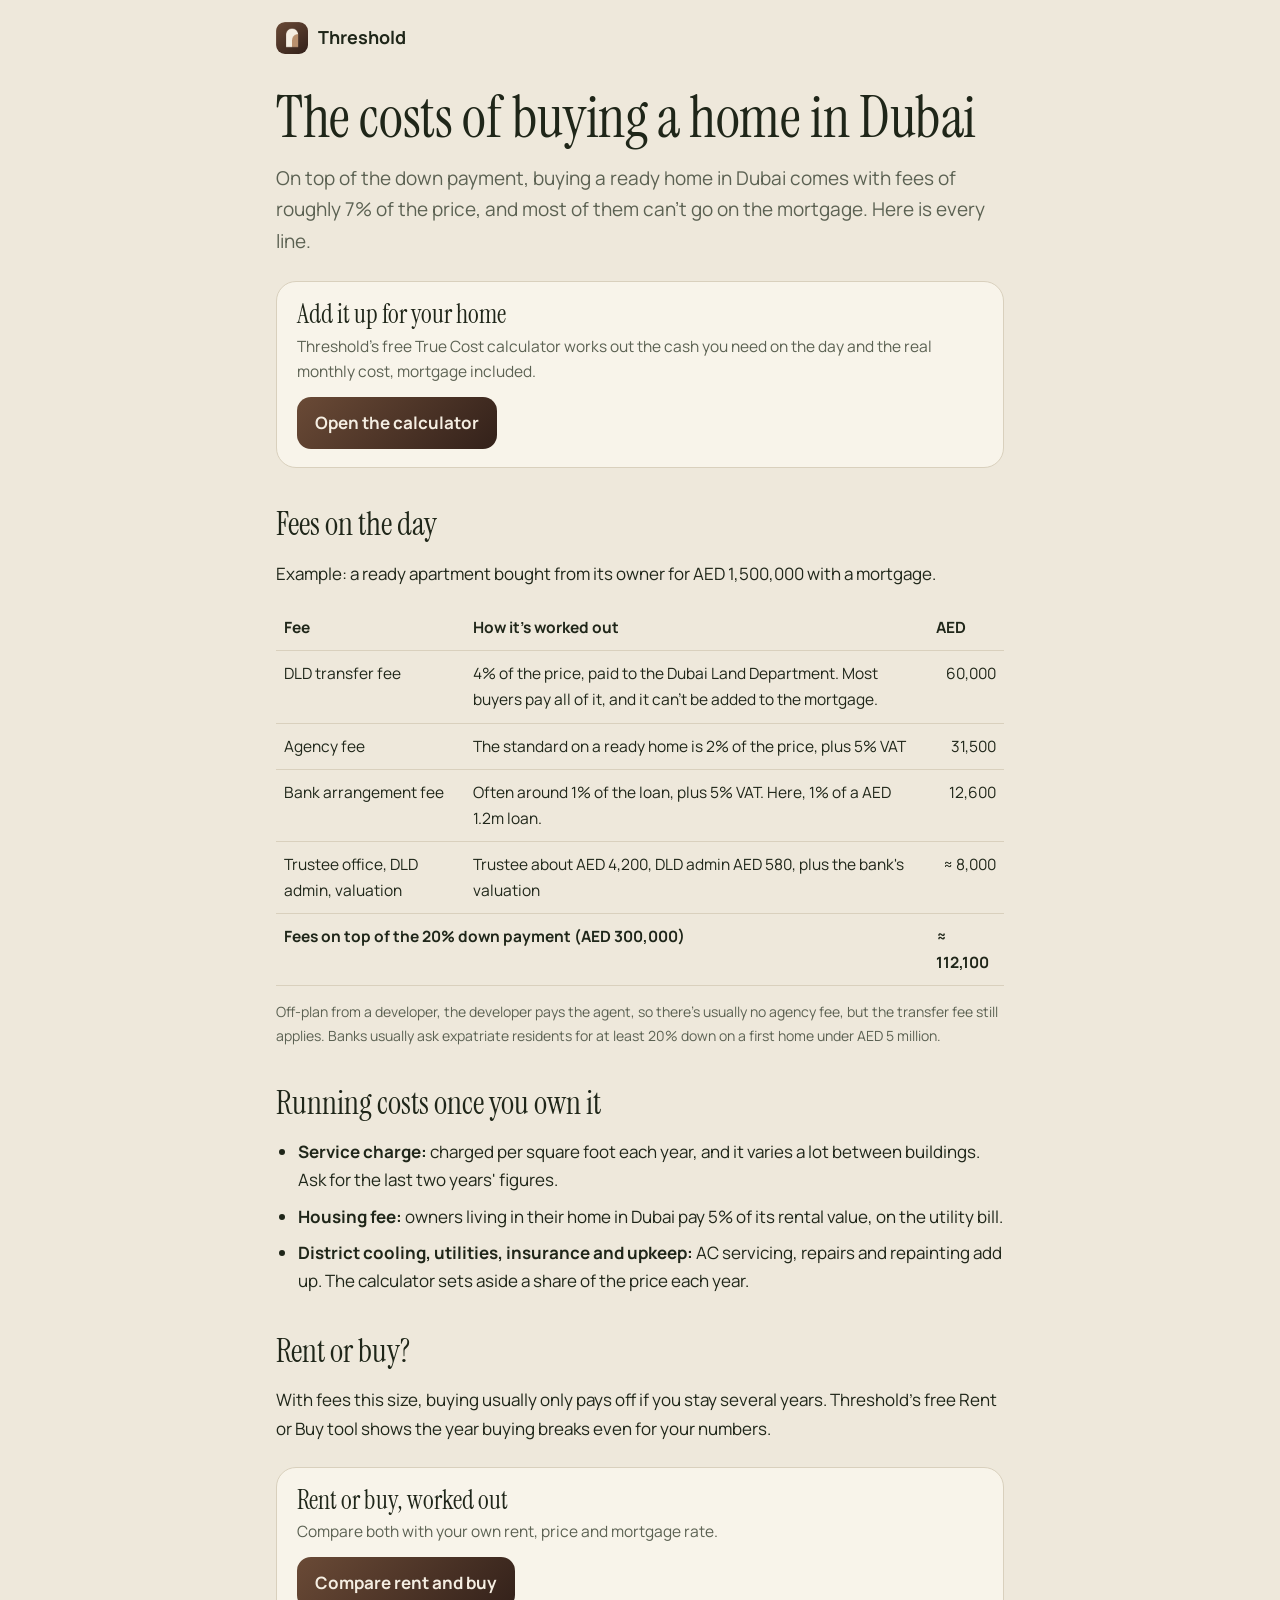
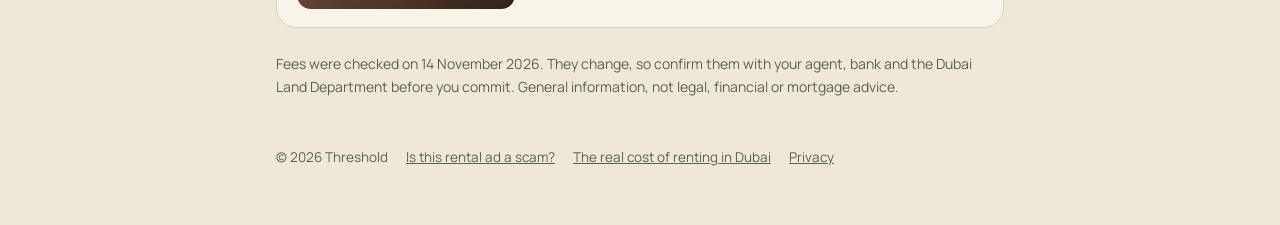
<file: buying-costs-dubai.html>
<!doctype html>
<html lang="en">
<head>
<meta charset="utf-8">
<meta name="viewport" content="width=device-width, initial-scale=1">
<title>Costs of buying a home in Dubai (2026): DLD 4% transfer fee and every other fee</title>
<meta name="description" content="Every fee when you buy a property in Dubai: the 4% DLD transfer fee, agency fee, trustee office, mortgage fees and running costs like service charges, with a worked example and a free calculator.">
<link rel="canonical" href="https://thresholduae.com/buying-costs-dubai.html">
<meta property="og:title" content="Buying in Dubai: the fees on top of the price">
<meta property="og:description" content="On a AED 1.5m home, expect roughly AED 110,000+ in fees on top of the down payment. Every line explained.">
<meta property="og:image" content="https://thresholduae.com/img/share.jpg">
<meta property="og:type" content="article">
<meta name="theme-color" content="#EEE8DB">
<link rel="icon" href="img/icon.png">
<link href="https://fonts.googleapis.com/css2?family=Instrument+Serif&family=Manrope:wght@400;500;600;700&display=swap" rel="stylesheet">
<link rel="stylesheet" href="guide.css">
<script type="application/ld+json">{"@context":"https://schema.org","@type":"Article","headline":"Costs of buying a home in Dubai (2026)","author":{"@type":"Organization","name":"Threshold"},"publisher":{"@type":"Organization","name":"Threshold","logo":{"@type":"ImageObject","url":"https://thresholduae.com/img/icon.png"}},"datePublished":"2026-11-19","image":"https://thresholduae.com/img/share.jpg"}</script>
</head>
<body>
<main>
<a class="brand" href="./?ref=guide-buy"><img src="img/icon.png" alt="">Threshold</a>

<h1>The costs of buying a home in Dubai</h1>
<p class="lead">On top of the down payment, buying a ready home in Dubai comes with fees of roughly 7% of the price, and most of them can't go on the mortgage. Here is every line.</p>

<div class="cta"><b>Add it up for your home</b><p>Threshold's free True Cost calculator works out the cash you need on the day and the real monthly cost, mortgage included.</p><a class="btn" href="app/?ref=guide-buy#/cost">Open the calculator</a></div>

<h2>Fees on the day</h2>
<p>Example: a ready apartment bought from its owner for AED 1,500,000 with a mortgage.</p>
<table>
<tr><th>Fee</th><th>How it's worked out</th><th class="n">AED</th></tr>
<tr><td>DLD transfer fee</td><td>4% of the price, paid to the Dubai Land Department. Most buyers pay all of it, and it can't be added to the mortgage.</td><td class="n">60,000</td></tr>
<tr><td>Agency fee</td><td>The standard on a ready home is 2% of the price, plus 5% VAT</td><td class="n">31,500</td></tr>
<tr><td>Bank arrangement fee</td><td>Often around 1% of the loan, plus 5% VAT. Here, 1% of a AED 1.2m loan.</td><td class="n">12,600</td></tr>
<tr><td>Trustee office, DLD admin, valuation</td><td>Trustee about AED 4,200, DLD admin AED 580, plus the bank's valuation</td><td class="n">≈ 8,000</td></tr>
<tr><th colspan="2">Fees on top of the 20% down payment (AED 300,000)</th><th class="n">≈ 112,100</th></tr>
</table>
<p class="note">Off-plan from a developer, the developer pays the agent, so there's usually no agency fee, but the transfer fee still applies. Banks usually ask expatriate residents for at least 20% down on a first home under AED 5 million.</p>

<h2>Running costs once you own it</h2>
<ul>
<li><b>Service charge:</b> charged per square foot each year, and it varies a lot between buildings. Ask for the last two years' figures.</li>
<li><b>Housing fee:</b> owners living in their home in Dubai pay 5% of its rental value, on the utility bill.</li>
<li><b>District cooling, utilities, insurance and upkeep:</b> AC servicing, repairs and repainting add up. The calculator sets aside a share of the price each year.</li>
</ul>

<h2>Rent or buy?</h2>
<p>With fees this size, buying usually only pays off if you stay several years. Threshold's free Rent or Buy tool shows the year buying breaks even for your numbers.</p>

<div class="cta"><b>Rent or buy, worked out</b><p>Compare both with your own rent, price and mortgage rate.</p><a class="btn" href="app/?ref=guide-buy#/rentbuy">Compare rent and buy</a></div>

<p class="note">Fees were checked on 14 November 2026. They change, so confirm them with your agent, bank and the Dubai Land Department before you commit. General information, not legal, financial or mortgage advice.</p>

<footer><span>© 2026 Threshold</span><a href="rental-scam-check.html">Is this rental ad a scam?</a><a href="cost-of-renting-dubai.html">The real cost of renting in Dubai</a><a href="privacy.html">Privacy</a></footer>
</main>
</body>
</html>
</file>
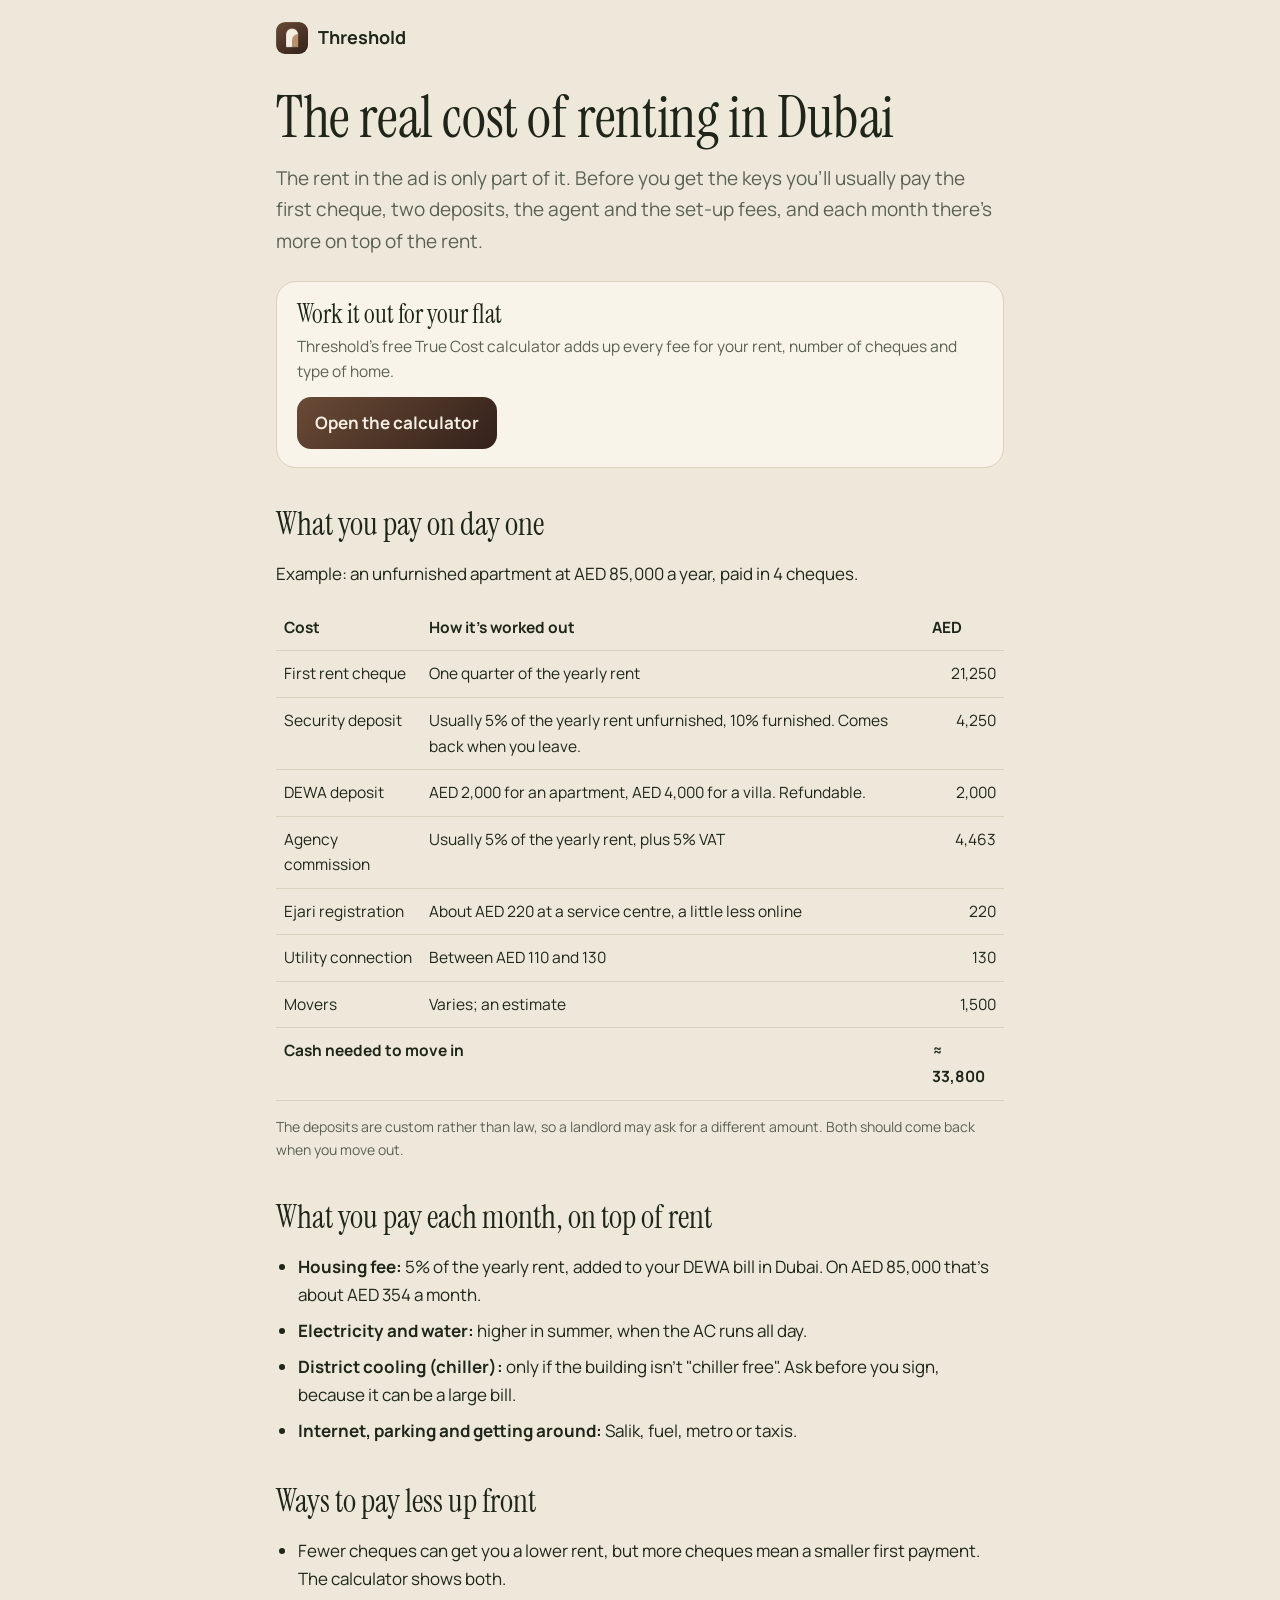
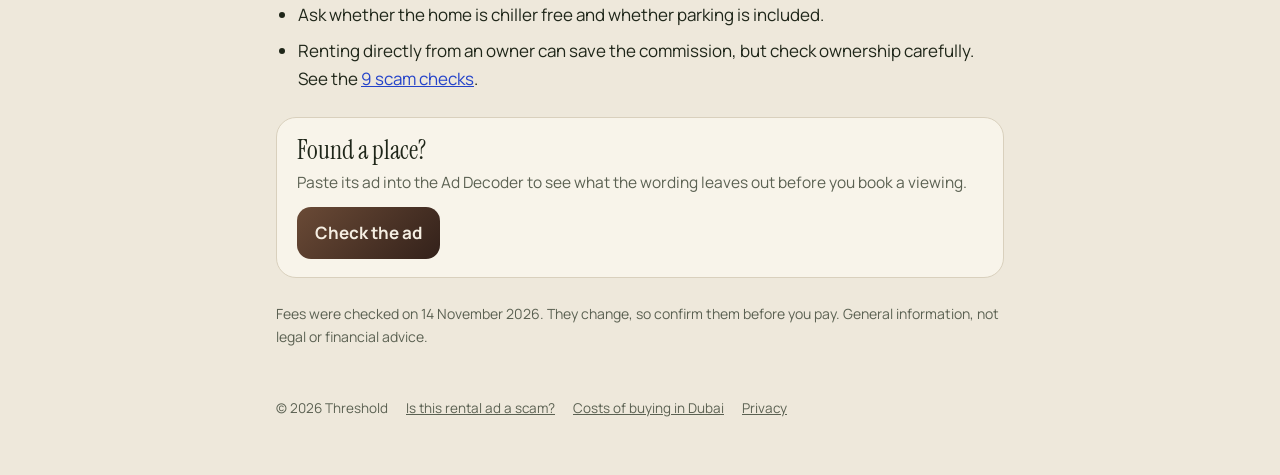
<file: cost-of-renting-dubai.html>
<!doctype html>
<html lang="en">
<head>
<meta charset="utf-8">
<meta name="viewport" content="width=device-width, initial-scale=1">
<title>The real cost of renting in Dubai (2026): every fee, Ejari, DEWA and deposits</title>
<meta name="description" content="What renting a flat in Dubai really costs up front and each month: agency commission, security deposit, Ejari, DEWA deposit, housing fee and more, with a worked example and a free calculator.">
<link rel="canonical" href="https://thresholduae.com/cost-of-renting-dubai.html">
<meta property="og:title" content="The real cost of renting in Dubai: every fee added up">
<meta property="og:description" content="AED 85,000 rent needs about AED 33,800 on day one. Here's why, with a free calculator.">
<meta property="og:image" content="https://thresholduae.com/img/share.jpg">
<meta property="og:type" content="article">
<meta name="theme-color" content="#EEE8DB">
<link rel="icon" href="img/icon.png">
<link href="https://fonts.googleapis.com/css2?family=Instrument+Serif&family=Manrope:wght@400;500;600;700&display=swap" rel="stylesheet">
<link rel="stylesheet" href="guide.css">
<script type="application/ld+json">{"@context":"https://schema.org","@type":"Article","headline":"The real cost of renting in Dubai (2026)","author":{"@type":"Organization","name":"Threshold"},"publisher":{"@type":"Organization","name":"Threshold","logo":{"@type":"ImageObject","url":"https://thresholduae.com/img/icon.png"}},"datePublished":"2026-11-19","image":"https://thresholduae.com/img/share.jpg"}</script>
</head>
<body>
<main>
<a class="brand" href="./?ref=guide-rent"><img src="img/icon.png" alt="">Threshold</a>

<h1>The real cost of renting in Dubai</h1>
<p class="lead">The rent in the ad is only part of it. Before you get the keys you'll usually pay the first cheque, two deposits, the agent and the set-up fees, and each month there's more on top of the rent.</p>

<div class="cta"><b>Work it out for your flat</b><p>Threshold's free True Cost calculator adds up every fee for your rent, number of cheques and type of home.</p><a class="btn" href="app/?ref=guide-rent#/cost">Open the calculator</a></div>

<h2>What you pay on day one</h2>
<p>Example: an unfurnished apartment at AED 85,000 a year, paid in 4 cheques.</p>
<table>
<tr><th>Cost</th><th>How it's worked out</th><th class="n">AED</th></tr>
<tr><td>First rent cheque</td><td>One quarter of the yearly rent</td><td class="n">21,250</td></tr>
<tr><td>Security deposit</td><td>Usually 5% of the yearly rent unfurnished, 10% furnished. Comes back when you leave.</td><td class="n">4,250</td></tr>
<tr><td>DEWA deposit</td><td>AED 2,000 for an apartment, AED 4,000 for a villa. Refundable.</td><td class="n">2,000</td></tr>
<tr><td>Agency commission</td><td>Usually 5% of the yearly rent, plus 5% VAT</td><td class="n">4,463</td></tr>
<tr><td>Ejari registration</td><td>About AED 220 at a service centre, a little less online</td><td class="n">220</td></tr>
<tr><td>Utility connection</td><td>Between AED 110 and 130</td><td class="n">130</td></tr>
<tr><td>Movers</td><td>Varies; an estimate</td><td class="n">1,500</td></tr>
<tr><th colspan="2">Cash needed to move in</th><th class="n">≈ 33,800</th></tr>
</table>
<p class="note">The deposits are custom rather than law, so a landlord may ask for a different amount. Both should come back when you move out.</p>

<h2>What you pay each month, on top of rent</h2>
<ul>
<li><b>Housing fee:</b> 5% of the yearly rent, added to your DEWA bill in Dubai. On AED 85,000 that's about AED 354 a month.</li>
<li><b>Electricity and water:</b> higher in summer, when the AC runs all day.</li>
<li><b>District cooling (chiller):</b> only if the building isn't "chiller free". Ask before you sign, because it can be a large bill.</li>
<li><b>Internet, parking and getting around:</b> Salik, fuel, metro or taxis.</li>
</ul>

<h2>Ways to pay less up front</h2>
<ul>
<li>Fewer cheques can get you a lower rent, but more cheques mean a smaller first payment. The calculator shows both.</li>
<li>Ask whether the home is chiller free and whether parking is included.</li>
<li>Renting directly from an owner can save the commission, but check ownership carefully. See the <a href="rental-scam-check.html">9 scam checks</a>.</li>
</ul>

<div class="cta"><b>Found a place?</b><p>Paste its ad into the Ad Decoder to see what the wording leaves out before you book a viewing.</p><a class="btn" href="app/?ref=guide-rent#/decode">Check the ad</a></div>

<p class="note">Fees were checked on 14 November 2026. They change, so confirm them before you pay. General information, not legal or financial advice.</p>

<footer><span>© 2026 Threshold</span><a href="rental-scam-check.html">Is this rental ad a scam?</a><a href="buying-costs-dubai.html">Costs of buying in Dubai</a><a href="privacy.html">Privacy</a></footer>
</main>
</body>
</html>
</file>
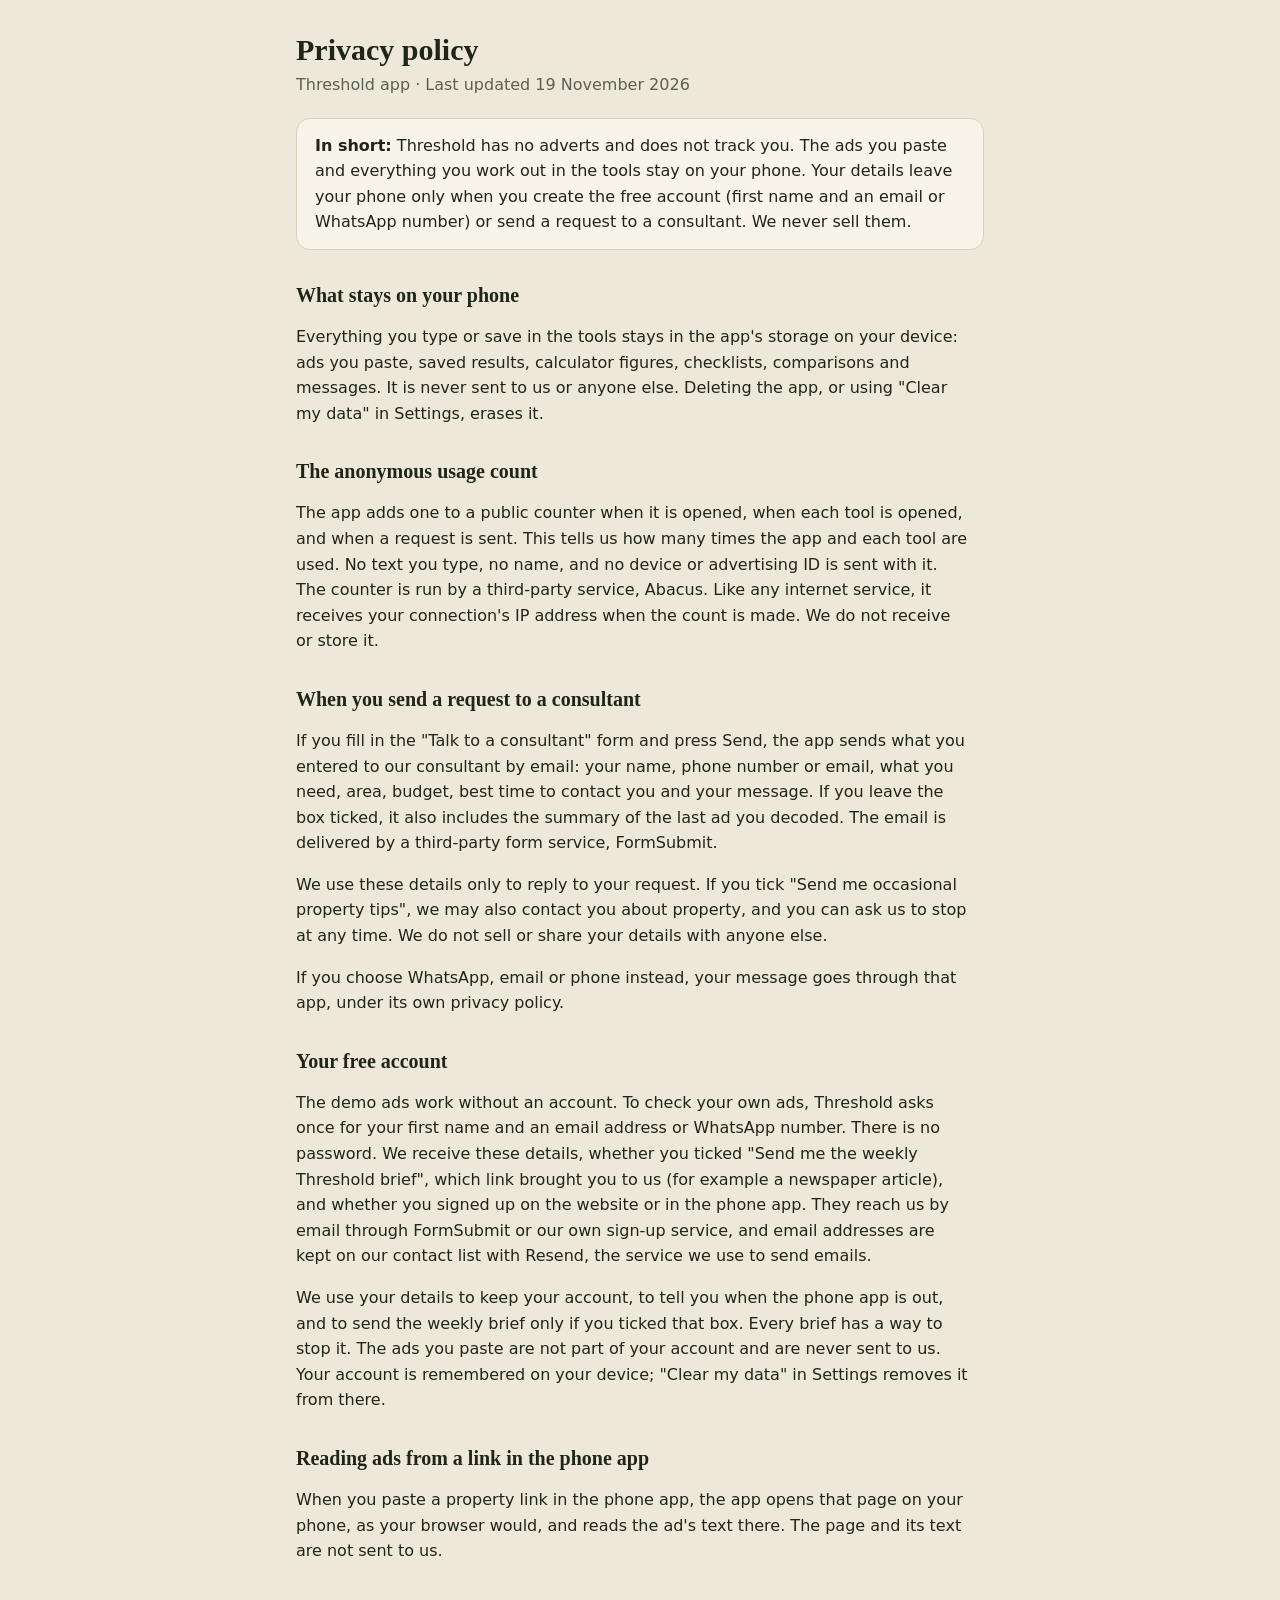
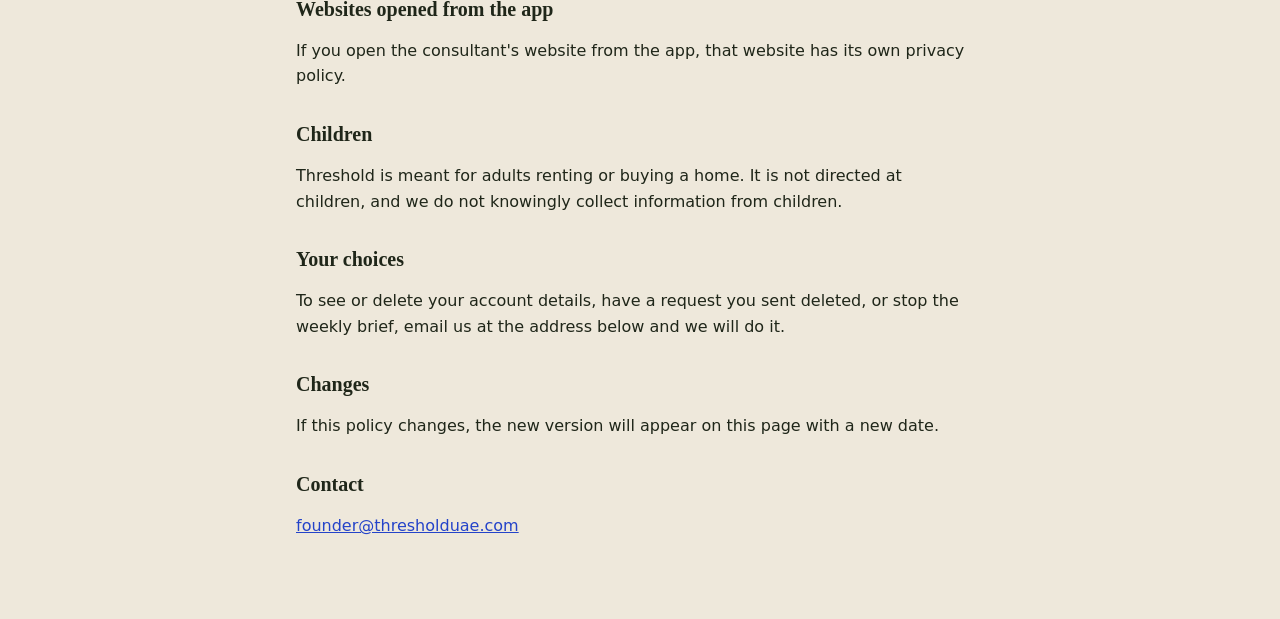
<file: privacy.html>
<!doctype html>
<html lang="en">
<head>
<meta charset="utf-8">
<meta name="viewport" content="width=device-width, initial-scale=1">
<title>Threshold privacy policy</title>
<style>
  :root { --bg:#EEE8DB; --card:#F8F4EA; --ink:#1F2619; --soft:#5B6152; --line:#D9D0BD; --navy:#2443C9; }
  @media (prefers-color-scheme: dark) { :root { --bg:#0F130E; --card:#181D16; --ink:#EEE8DB; --soft:#A9AE9F; --line:#2C3328; --navy:#A3B4F7; } }
  * { box-sizing: border-box; }
  body { margin:0; background:var(--bg); color:var(--ink); font:16px/1.6 "Segoe UI", system-ui, -apple-system, sans-serif; }
  main { max-width: 720px; margin: 0 auto; padding: 32px 16px 64px; }
  h1 { font: 600 30px/1.2 Georgia, serif; margin: 0 0 4px; }
  h2 { font: 600 20px/1.3 Georgia, serif; margin: 32px 0 6px; }
  p, li { max-width: 66ch; }
  .date { color: var(--soft); margin: 0 0 20px; }
  .box { background: var(--card); border: 1px solid var(--line); border-radius: 14px; padding: 14px 18px; }
  a { color: var(--navy); }
</style>
</head>
<body>
<main>
  <h1>Privacy policy</h1>
  <p class="date">Threshold app · Last updated 19 November 2026</p>

  <div class="box"><b>In short:</b> Threshold has no adverts and does not track you. The ads you paste and everything you work out in the tools stay on your phone. Your details leave your phone only when you create the free account (first name and an email or WhatsApp number) or send a request to a consultant. We never sell them.</div>

  <h2>What stays on your phone</h2>
  <p>Everything you type or save in the tools stays in the app's storage on your device: ads you paste, saved results, calculator figures, checklists, comparisons and messages. It is never sent to us or anyone else. Deleting the app, or using "Clear my data" in Settings, erases it.</p>

  <h2>The anonymous usage count</h2>
  <p>The app adds one to a public counter when it is opened, when each tool is opened, and when a request is sent. This tells us how many times the app and each tool are used. No text you type, no name, and no device or advertising ID is sent with it. The counter is run by a third-party service, Abacus. Like any internet service, it receives your connection's IP address when the count is made. We do not receive or store it.</p>

  <h2>When you send a request to a consultant</h2>
  <p>If you fill in the "Talk to a consultant" form and press Send, the app sends what you entered to our consultant by email: your name, phone number or email, what you need, area, budget, best time to contact you and your message. If you leave the box ticked, it also includes the summary of the last ad you decoded. The email is delivered by a third-party form service, FormSubmit.</p>
  <p>We use these details only to reply to your request. If you tick "Send me occasional property tips", we may also contact you about property, and you can ask us to stop at any time. We do not sell or share your details with anyone else.</p>
  <p>If you choose WhatsApp, email or phone instead, your message goes through that app, under its own privacy policy.</p>

  <h2>Your free account</h2>
  <p>The demo ads work without an account. To check your own ads, Threshold asks once for your first name and an email address or WhatsApp number. There is no password. We receive these details, whether you ticked "Send me the weekly Threshold brief", which link brought you to us (for example a newspaper article), and whether you signed up on the website or in the phone app. They reach us by email through FormSubmit or our own sign-up service, and email addresses are kept on our contact list with Resend, the service we use to send emails.</p>
  <p>We use your details to keep your account, to tell you when the phone app is out, and to send the weekly brief only if you ticked that box. Every brief has a way to stop it. The ads you paste are not part of your account and are never sent to us. Your account is remembered on your device; "Clear my data" in Settings removes it from there.</p>

  <h2>Reading ads from a link in the phone app</h2>
  <p>When you paste a property link in the phone app, the app opens that page on your phone, as your browser would, and reads the ad's text there. The page and its text are not sent to us.</p>

  <h2>Websites opened from the app</h2>
  <p>If you open the consultant's website from the app, that website has its own privacy policy.</p>

  <h2>Children</h2>
  <p>Threshold is meant for adults renting or buying a home. It is not directed at children, and we do not knowingly collect information from children.</p>

  <h2>Your choices</h2>
  <p>To see or delete your account details, have a request you sent deleted, or stop the weekly brief, email us at the address below and we will do it.</p>

  <h2>Changes</h2>
  <p>If this policy changes, the new version will appear on this page with a new date.</p>

  <h2>Contact</h2>
  <p><a href="mailto:founder@thresholduae.com">founder@thresholduae.com</a></p>
</main>
</body>
</html>
</file>
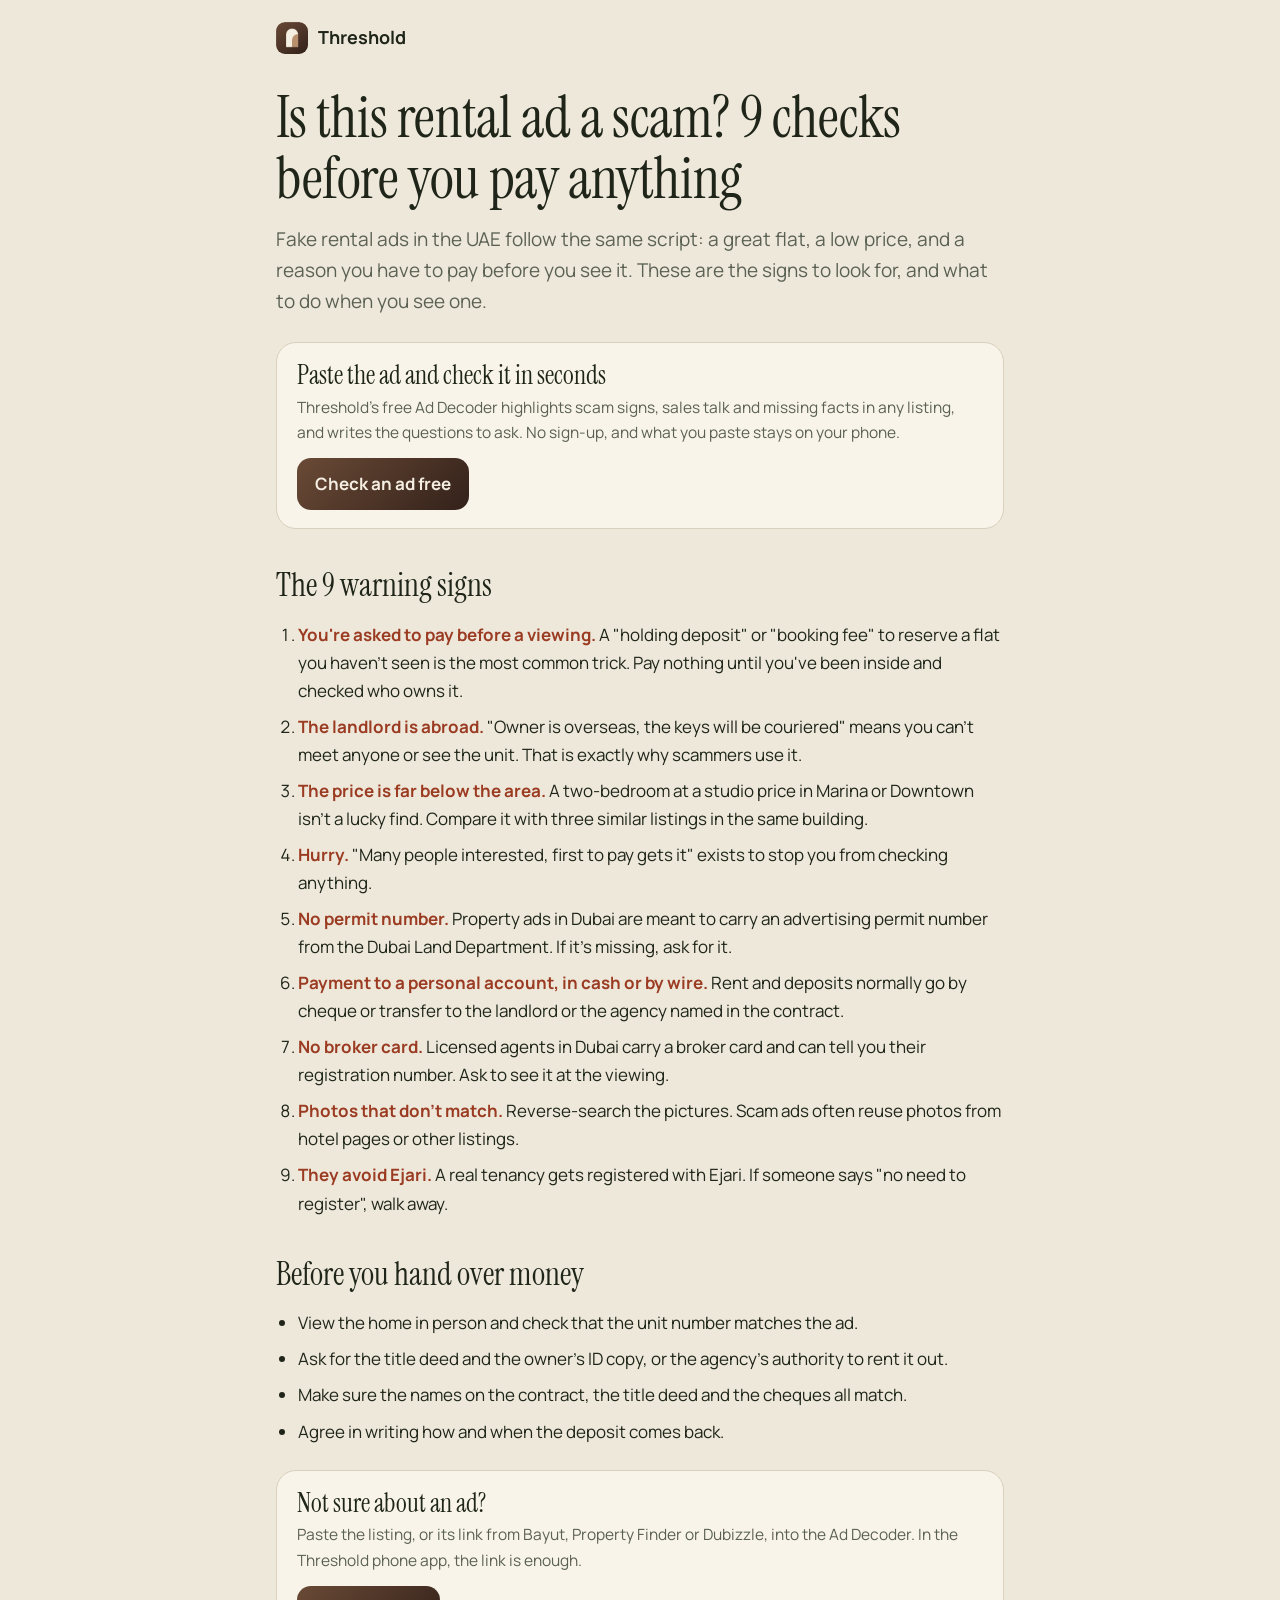
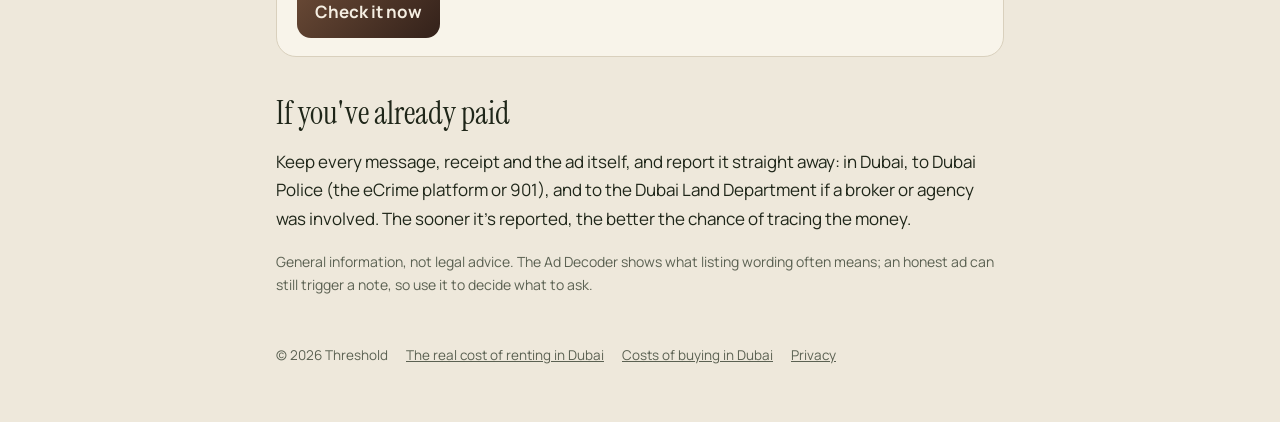
<file: rental-scam-check.html>
<!doctype html>
<html lang="en">
<head>
<meta charset="utf-8">
<meta name="viewport" content="width=device-width, initial-scale=1">
<title>Is this Dubai rental ad a scam? 9 checks before you pay a deposit</title>
<meta name="description" content="How to spot a fake rental listing in Dubai and the UAE: the 9 warning signs scammers use, what to ask, and a free tool that checks the ad's wording for you.">
<link rel="canonical" href="https://thresholduae.com/rental-scam-check.html">
<meta property="og:title" content="Is this Dubai rental ad a scam? 9 checks before you pay">
<meta property="og:description" content="The warning signs fake landlords use, and a free tool that checks any ad.">
<meta property="og:image" content="https://thresholduae.com/img/share.jpg">
<meta property="og:type" content="article">
<meta name="theme-color" content="#EEE8DB">
<link rel="icon" href="img/icon.png">
<link href="https://fonts.googleapis.com/css2?family=Instrument+Serif&family=Manrope:wght@400;500;600;700&display=swap" rel="stylesheet">
<link rel="stylesheet" href="guide.css">
<script type="application/ld+json">{"@context":"https://schema.org","@type":"Article","headline":"Is this Dubai rental ad a scam? 9 checks before you pay a deposit","author":{"@type":"Organization","name":"Threshold"},"publisher":{"@type":"Organization","name":"Threshold","logo":{"@type":"ImageObject","url":"https://thresholduae.com/img/icon.png"}},"datePublished":"2026-11-19","image":"https://thresholduae.com/img/share.jpg"}</script>
</head>
<body>
<main>
<a class="brand" href="./?ref=guide-scam"><img src="img/icon.png" alt="">Threshold</a>

<h1>Is this rental ad a scam? 9 checks before you pay anything</h1>
<p class="lead">Fake rental ads in the UAE follow the same script: a great flat, a low price, and a reason you have to pay before you see it. These are the signs to look for, and what to do when you see one.</p>

<div class="cta"><b>Paste the ad and check it in seconds</b><p>Threshold's free Ad Decoder highlights scam signs, sales talk and missing facts in any listing, and writes the questions to ask. No sign-up, and what you paste stays on your phone.</p><a class="btn" href="app/?ref=guide-scam#/decode">Check an ad free</a></div>

<h2>The 9 warning signs</h2>
<ol>
<li><span class="flag">You're asked to pay before a viewing.</span> A "holding deposit" or "booking fee" to reserve a flat you haven't seen is the most common trick. Pay nothing until you've been inside and checked who owns it.</li>
<li><span class="flag">The landlord is abroad.</span> "Owner is overseas, the keys will be couriered" means you can't meet anyone or see the unit. That is exactly why scammers use it.</li>
<li><span class="flag">The price is far below the area.</span> A two-bedroom at a studio price in Marina or Downtown isn't a lucky find. Compare it with three similar listings in the same building.</li>
<li><span class="flag">Hurry.</span> "Many people interested, first to pay gets it" exists to stop you from checking anything.</li>
<li><span class="flag">No permit number.</span> Property ads in Dubai are meant to carry an advertising permit number from the Dubai Land Department. If it's missing, ask for it.</li>
<li><span class="flag">Payment to a personal account, in cash or by wire.</span> Rent and deposits normally go by cheque or transfer to the landlord or the agency named in the contract.</li>
<li><span class="flag">No broker card.</span> Licensed agents in Dubai carry a broker card and can tell you their registration number. Ask to see it at the viewing.</li>
<li><span class="flag">Photos that don't match.</span> Reverse-search the pictures. Scam ads often reuse photos from hotel pages or other listings.</li>
<li><span class="flag">They avoid Ejari.</span> A real tenancy gets registered with Ejari. If someone says "no need to register", walk away.</li>
</ol>

<h2>Before you hand over money</h2>
<ul>
<li>View the home in person and check that the unit number matches the ad.</li>
<li>Ask for the title deed and the owner's ID copy, or the agency's authority to rent it out.</li>
<li>Make sure the names on the contract, the title deed and the cheques all match.</li>
<li>Agree in writing how and when the deposit comes back.</li>
</ul>

<div class="cta"><b>Not sure about an ad?</b><p>Paste the listing, or its link from Bayut, Property Finder or Dubizzle, into the Ad Decoder. In the Threshold phone app, the link is enough.</p><a class="btn" href="app/?ref=guide-scam#/decode">Check it now</a></div>

<h2>If you've already paid</h2>
<p>Keep every message, receipt and the ad itself, and report it straight away: in Dubai, to Dubai Police (the eCrime platform or 901), and to the Dubai Land Department if a broker or agency was involved. The sooner it's reported, the better the chance of tracing the money.</p>

<p class="note">General information, not legal advice. The Ad Decoder shows what listing wording often means; an honest ad can still trigger a note, so use it to decide what to ask.</p>

<footer><span>© 2026 Threshold</span><a href="cost-of-renting-dubai.html">The real cost of renting in Dubai</a><a href="buying-costs-dubai.html">Costs of buying in Dubai</a><a href="privacy.html">Privacy</a></footer>
</main>
</body>
</html>
</file>
<file: app/styles.css>
/*! (c) 2026 Threshold. All rights reserved. Proprietary; copying or reuse is not permitted. */
 :root, :root[data-theme="light"]{color-scheme: light;--bg: #EEE8DB;--bg-top: #F7F3EA;--orb1: #D9C3A6;--orb2: #C9D0B0;--orb3: #C6CFEE;--orb-o: 0.55;--text: #20241A;--muted: rgba(32, 36, 26, 0.72);--faint: rgba(32, 36, 26, 0.52);--glass-a: rgba(255, 255, 255, 0.72);--glass-b: rgba(255, 255, 255, 0.40);--glass-solid: rgba(250, 247, 239, 0.97);--tint: rgba(50, 56, 30, 0.055);--tint-2: rgba(50, 56, 30, 0.11);--stroke: rgba(56, 62, 36, 0.15);--stroke-hi: rgba(255, 255, 255, 0.95);--line: rgba(56, 62, 36, 0.13);--inset: rgba(255, 255, 255, 0.64);--inset-shadow: inset 0 1px 4px rgba(56, 62, 36, 0.12);--shadow: 0 22px 50px -26px rgba(44, 50, 26, 0.40);--accent: #2443C9;--accent-soft: rgba(36, 67, 201, 0.08);--accent-line: rgba(36, 67, 201, 0.28);--cta-a: #5E4130;--cta-b: #3A261A;--cta-ink: #F5EEE2;--warm-soft: rgba(94, 65, 48, 0.10);--warm-line: rgba(94, 65, 48, 0.26);--main-a: #3A4630;--main-b: #262F1F;--main-ink: #F3EFE2;--c-scam: #A9452F;--c-watch: #B07A30;--c-spin: #94803A;--c-fact: #55764A;--c-fluff: #86836F;--hl-base: #FFFFFF;--line-buy: #2443C9;--line-rent: #6B7F4E;--bar-bg: rgba(238, 232, 219, 0.76);}:root[data-theme="dark"]{color-scheme: dark;--bg: #0F130E;--bg-top: #1A2117;--orb1: #55633C;--orb2: #5A3D2A;--orb3: #26398F;--orb-o: 0.40;--text: #EFECDF;--muted: rgba(239, 236, 223, 0.70);--faint: rgba(239, 236, 223, 0.46);--glass-a: rgba(236, 240, 214, 0.11);--glass-b: rgba(236, 240, 214, 0.04);--glass-solid: rgba(27, 34, 24, 0.95);--tint: rgba(236, 240, 214, 0.075);--tint-2: rgba(236, 240, 214, 0.15);--stroke: rgba(230, 236, 208, 0.15);--stroke-hi: rgba(240, 244, 222, 0.34);--line: rgba(230, 236, 208, 0.11);--inset: rgba(5, 8, 4, 0.46);--inset-shadow: inset 0 1px 6px rgba(0, 0, 0, 0.36);--shadow: 0 24px 60px -24px rgba(0, 0, 0, 0.8);--accent: #A3B4F7;--accent-soft: rgba(120, 144, 240, 0.14);--accent-line: rgba(140, 160, 245, 0.36);--cta-a: #7C5740;--cta-b: #553826;--cta-ink: #F5EEE2;--warm-soft: rgba(150, 106, 76, 0.20);--warm-line: rgba(190, 146, 110, 0.34);--main-a: #F1EFDF;--main-b: #D6D5B8;--main-ink: #1A2012;--c-scam: #D9755F;--c-watch: #D6A064;--c-spin: #D8C88E;--c-fact: #A9C293;--c-fluff: #AFAE98;--hl-base: #0A0E08;--line-buy: #A3B4F7;--line-rent: #C9BD8C;--bar-bg: rgba(15, 19, 14, 0.74);}:root{--display: "Instrument Serif", "Iowan Old Style", "Palatino Linotype", Georgia, serif;--body: "Manrope", "Segoe UI", system-ui, -apple-system, sans-serif;--r-xl: 30px;--r-lg: 24px;--r-md: 16px;--r-sm: 12px;--blur: blur(26px) saturate(150%);--ease: cubic-bezier(0.2, 0.8, 0.2, 1);--rail: 244px;--bar-h: 58px;}*{box-sizing: border-box;-webkit-tap-highlight-color: transparent;}html{-webkit-text-size-adjust: 100%;background: var(--bg);}html.native body{-webkit-user-select: none;user-select: none;-webkit-touch-callout: none;}html.native input, html.native textarea, html.native [contenteditable="true"]{-webkit-user-select: text;user-select: text;-webkit-touch-callout: default;}body{margin: 0;background: transparent;color: var(--text);font-family: var(--body);font-size: 16px;line-height: 1.55;overflow-x: hidden;min-height: 100vh;min-height: 100dvh;overscroll-behavior-y: none;transition: background-color 0.5s ease, color 0.4s ease;}h1, h2, h3, h4{margin: 0;font-weight: 400;}h1, h2{font-family: var(--display);line-height: 1.04;letter-spacing: -0.012em;}h3{font-family: var(--body);font-weight: 700;font-size: 1.05rem;letter-spacing: -0.01em;}p{margin: 0;}a{color: var(--accent);}button, input, select, textarea{font: inherit;color: inherit;}button{cursor: pointer;}[hidden]{display: none !important;}:focus-visible{outline: 2px solid var(--accent);outline-offset: 3px;border-radius: 8px;}svg{display: block;}.backdrop{position: fixed;inset: 0;z-index: -2;overflow: hidden;pointer-events: none;background: radial-gradient(120% 90% at 50% 0%, var(--bg-top) 0%, var(--bg) 62%);transition: background 0.5s ease;}.backdrop i{position: absolute;border-radius: 50%;filter: blur(96px);opacity: var(--orb-o);will-change: transform;transition: background-color 0.6s ease, opacity 0.6s ease;}.backdrop .a1{width: 54vmax;height: 54vmax;left: -18vmax;top: -24vmax;background: var(--orb1);animation: drift1 30s ease-in-out infinite alternate;}.backdrop .a2{width: 44vmax;height: 44vmax;right: -16vmax;top: 10vmax;background: var(--orb2);animation: drift2 36s ease-in-out infinite alternate;}.backdrop .a3{width: 40vmax;height: 40vmax;left: 20vmax;bottom: -26vmax;background: var(--orb3);animation: drift3 42s ease-in-out infinite alternate;}@keyframes drift1{to{transform: translate(8vmax, 6vmax) scale(1.1);}}@keyframes drift2{to{transform: translate(-7vmax, 8vmax) scale(0.93);}}@keyframes drift3{to{transform: translate(6vmax, -7vmax) scale(1.08);}}.grain{position: fixed;inset: 0;z-index: -1;pointer-events: none;opacity: 0.06;background-image: url("data:image/svg+xml,%3Csvg xmlns='http://www.w3.org/2000/svg' width='140' height='140'%3E%3Cfilter id='n'%3E%3CfeTurbulence type='fractalNoise' baseFrequency='.9' numOctaves='2'/%3E%3C/filter%3E%3Crect width='140' height='140' filter='url(%23n)'/%3E%3C/svg%3E");}.glass{position: relative;background: linear-gradient(145deg, var(--glass-a) 0%, var(--glass-b) 46%, var(--glass-a) 130%);-webkit-backdrop-filter: var(--blur);backdrop-filter: var(--blur);border: 1px solid var(--stroke);border-radius: var(--r-lg);box-shadow: inset 0 1px 0 var(--stroke-hi), inset 0 0 26px var(--tint), var(--shadow);}.glass > *{position: relative;}.splash{position: fixed;inset: 0;z-index: 100;display: grid;place-items: center;background: var(--bg);pointer-events: none;animation: splashOut 0.55s ease 0.85s forwards;}.splash div{display: grid;justify-items: center;gap: 14px;animation: splashIn 0.7s var(--ease) backwards;}.splash svg{width: 74px;height: 74px;}.splash span{font-family: var(--display);font-size: 2rem;letter-spacing: -0.01em;}@keyframes splashIn{from{opacity: 0;transform: scale(0.86);}}@keyframes splashOut{to{opacity: 0;visibility: hidden;}}.app{min-height: 100vh;min-height: 100dvh;}.rail{position: fixed;z-index: 40;display: flex;}.rail button{border: 0;background: transparent;color: var(--muted);font-weight: 700;display: flex;align-items: center;position: relative;transition: color 0.2s ease, background-color 0.25s ease, transform 0.15s ease;}.rail button svg{width: 22px;height: 22px;flex: none;}.rail button:active{transform: scale(0.95);}.rail button[aria-current="page"] svg{color: var(--accent);}.rail button[aria-current="page"]{color: var(--text);background: var(--tint-2);box-shadow: inset 0 1px 0 var(--stroke-hi);}.rail .count{font-size: 0.72rem;font-weight: 800;color: var(--accent);}.rail-brand{display: none;}@media (min-width: 900px){.rail{left: 14px;top: 14px;bottom: 14px;width: calc(var(--rail) - 28px);flex-direction: column;gap: 4px;padding: 16px 12px;border-radius: var(--r-xl);}.rail-brand{display: flex;align-items: center;gap: 10px;padding: 6px 10px 18px;font-family: var(--display);font-size: 1.6rem;line-height: 1;}.rail-brand svg{width: 34px;height: 34px;}.rail button{gap: 12px;padding: 12px 14px;border-radius: 14px;font-size: 0.95rem;text-align: left;}.rail button:hover{color: var(--text);background: var(--tint);}.rail .push{margin-top: auto;}.stage{margin-left: var(--rail);}}@media (max-width: 899px){.rail{left: 10px;right: 10px;bottom: calc(10px + env(safe-area-inset-bottom));padding: 6px;border-radius: 999px;justify-content: space-between;gap: 2px;}.rail button{flex: 1;flex-direction: column;gap: 2px;padding: 7px 2px 6px;border-radius: 999px;font-size: 0.68rem;min-height: 52px;justify-content: center;}.rail .count{position: absolute;top: 4px;right: 22%;}.rail .push{display: none;}.stage{padding-bottom: calc(92px + env(safe-area-inset-bottom));}}.appbar{position: sticky;top: 0;z-index: 30;height: calc(var(--bar-h) + env(safe-area-inset-top));padding: env(safe-area-inset-top) 12px 0;display: grid;grid-template-columns: 44px 1fr 44px;align-items: center;background: var(--bar-bg);-webkit-backdrop-filter: var(--blur);backdrop-filter: var(--blur);border-bottom: 1px solid transparent;transition: border-color 0.25s ease, background-color 0.4s ease;}.appbar.is-scrolled{border-bottom-color: var(--line);}.appbar-title{text-align: center;font-weight: 700;font-size: 0.98rem;white-space: nowrap;overflow: hidden;text-overflow: ellipsis;display: flex;align-items: center;justify-content: center;gap: 8px;}.appbar-title svg{width: 24px;height: 24px;}.appbar-title.swap{animation: titleIn 0.32s var(--ease);}@keyframes titleIn{from{opacity: 0;transform: translateY(6px);}}.iconbtn{width: 42px;height: 42px;border-radius: 50%;border: 1px solid var(--stroke);background: var(--tint);display: grid;place-items: center;color: var(--text);transition: transform 0.15s ease, background-color 0.2s ease, opacity 0.2s ease;}.iconbtn:hover{background: var(--tint-2);}.iconbtn:active{transform: scale(0.92);}.iconbtn svg{width: 20px;height: 20px;}.iconbtn.is-off{opacity: 0;pointer-events: none;transform: translateX(-8px);}@media (min-width: 900px){.appbar .only-phone{visibility: hidden;}}main{max-width: 1120px;margin: 0 auto;padding: 0 18px 40px;}@media (max-width: 899px){main{padding: 0 14px 20px;}}main > section.v-fwd{animation: inFwd 0.38s var(--ease) both;}main > section.v-back{animation: inBack 0.38s var(--ease) both;}main > section.v-fade{animation: inFade 0.34s var(--ease) both;}@keyframes inFwd{from{opacity: 0;transform: translate3d(34px, 0, 0);}}@keyframes inBack{from{opacity: 0;transform: translate3d(-34px, 0, 0);}}@keyframes inFade{from{opacity: 0;transform: translate3d(0, 12px, 0) scale(0.992);}}.stagger > *{animation: up 0.5s var(--ease) backwards;}.stagger > *:nth-child(1){animation-delay: 0.04s;}.stagger > *:nth-child(2){animation-delay: 0.08s;}.stagger > *:nth-child(3){animation-delay: 0.12s;}.stagger > *:nth-child(4){animation-delay: 0.16s;}.stagger > *:nth-child(5){animation-delay: 0.20s;}.stagger > *:nth-child(6){animation-delay: 0.24s;}.stagger > *:nth-child(7){animation-delay: 0.28s;}.stagger > *:nth-child(8){animation-delay: 0.32s;}@keyframes up{from{opacity: 0;transform: translateY(16px);}}@keyframes rise{from{opacity: 0;transform: translateY(18px);}}@keyframes swapIn{from{opacity: 0;transform: translateY(8px);}}.swap-in{animation: swapIn 0.3s var(--ease);}.btn{display: inline-flex;align-items: center;justify-content: center;gap: 8px;border: 1px solid var(--stroke);border-radius: 999px;padding: 12px 20px;min-height: 48px;font-weight: 700;font-size: 0.96rem;text-decoration: none;color: var(--text);background: linear-gradient(160deg, var(--tint-2), var(--tint));box-shadow: inset 0 1px 0 var(--stroke-hi);transition: transform 0.15s ease, filter 0.2s ease, background-color 0.2s ease;}.btn:hover{filter: brightness(1.08);}.btn:active{transform: scale(0.965);}.btn-main{background: linear-gradient(180deg, var(--main-a), var(--main-b));color: var(--main-ink);border-color: transparent;box-shadow: inset 0 1px 0 rgba(255,255,255,0.35), 0 14px 30px -16px rgba(0,0,0,0.6);}.btn-gold{background: linear-gradient(180deg, var(--cta-a), var(--cta-b));color: var(--cta-ink);border-color: transparent;box-shadow: inset 0 1px 0 rgba(255,255,255,0.18), 0 14px 30px -18px rgba(0,0,0,0.7);}.btn-quiet{background: var(--tint);box-shadow: none;font-weight: 600;}.btn-sm{min-height: 42px;padding: 9px 16px;font-size: 0.9rem;}.btn svg{width: 18px;height: 18px;flex: none;}.link-btn{border: 0;background: none;color: var(--accent);font-weight: 700;padding: 8px 2px;min-height: 42px;}.home-top{padding: 14px 2px 4px;}.eyebrow{color: var(--accent);font-weight: 700;font-size: 0.9rem;}.home-top h1{font-size: clamp(2.3rem, 8vw, 3.8rem);margin-top: 6px;max-width: 16ch;}.home-sub{color: var(--muted);margin-top: 10px;font-size: 1.02rem;}.rail-brand small{display: block;font-family: var(--body);font-size: 0.72rem;font-weight: 700;letter-spacing: 0.04em;color: var(--faint);margin-top: 4px;}.link-btn.inline{display: inline;padding: 0;min-height: 0;font-size: inherit;text-decoration: underline;text-underline-offset: 3px;}.terms summary{cursor: pointer;list-style: none;display: flex;justify-content: space-between;align-items: center;}.terms summary::-webkit-details-marker{display: none;}.terms summary::after{content: "";width: 8px;height: 8px;border-right: 2px solid var(--faint);border-bottom: 2px solid var(--faint);transform: rotate(45deg);transition: transform 0.25s var(--ease);margin-right: 6px;}.terms[open] summary::after{transform: rotate(-135deg);}.terms p{color: var(--muted);font-size: 0.92rem;margin-top: 12px;}.terms p b{color: var(--text);}.quick{width: 100%;margin-top: 22px;padding: 18px;border-radius: var(--r-xl);display: grid;grid-template-columns: auto 1fr auto;gap: 14px;align-items: center;text-align: left;color: var(--text);transition: transform 0.2s var(--ease), border-color 0.2s ease;}.quick:hover{border-color: var(--accent-line);}.quick:active, .tile:active, .advisor:active, .row-btn:active{transform: scale(0.975);}.quick .ico{width: 54px;height: 54px;border-radius: 18px;}.quick b{display: block;font-family: var(--display);font-weight: 400;font-size: 1.6rem;line-height: 1.1;}.quick small{display: block;color: var(--muted);font-size: 0.93rem;margin-top: 3px;}.ico{display: grid;place-items: center;width: 46px;height: 46px;border-radius: 15px;color: var(--accent);background: linear-gradient(160deg, var(--tint-2), var(--tint));border: 1px solid var(--stroke);box-shadow: inset 0 1px 0 var(--stroke-hi);flex: none;}.ico svg{width: 23px;height: 23px;}.chev{width: 20px;height: 20px;color: var(--faint);flex: none;}.sec{font-family: var(--body);font-weight: 800;font-size: 0.8rem;letter-spacing: 0.09em;text-transform: uppercase;color: var(--faint);margin: 30px 2px 12px;}.tiles{display: grid;gap: 12px;grid-template-columns: 1fr 1fr;}@media (min-width: 760px){.tiles{grid-template-columns: repeat(3, 1fr);}}.tile{text-align: left;padding: 16px;border-radius: var(--r-lg);display: grid;gap: 10px;align-content: start;color: var(--text);min-height: 150px;transition: transform 0.2s var(--ease), border-color 0.2s ease;}.tile:hover{border-color: var(--accent-line);}.tile h3{font-family: var(--display);font-weight: 400;font-size: 1.4rem;line-height: 1.1;}.tile p{color: var(--muted);font-size: 0.88rem;line-height: 1.4;}.advisor{width: 100%;margin-top: 14px;padding: 18px;border-radius: var(--r-xl);display: grid;grid-template-columns: auto 1fr auto;gap: 14px;align-items: center;text-align: left;color: var(--text);background: linear-gradient(135deg, var(--warm-soft), var(--glass-b) 70%);border-color: var(--warm-line);transition: transform 0.2s var(--ease);}.advisor b{display: block;font-weight: 700;}.advisor small{display: block;color: var(--muted);font-size: 0.9rem;}.avatar{width: 54px;height: 54px;border-radius: 50%;flex: none;display: grid;place-items: center;font-family: var(--display);font-size: 1.6rem;color: var(--cta-ink);background: linear-gradient(160deg, var(--cta-a), var(--cta-b));box-shadow: inset 0 1px 0 rgba(255,255,255,0.4);}.avatar svg{width: 24px;height: 24px;}.page-head{padding: 10px 2px 4px;}.page-head h1{font-size: clamp(2.2rem, 7.6vw, 3.4rem);}.page-head p{color: var(--muted);margin-top: 10px;max-width: 60ch;}.panel{padding: 20px;margin-top: 18px;border-radius: var(--r-xl);}.panel h2{font-size: 1.8rem;}.lede{color: var(--muted);font-size: 0.94rem;}.panel h3 + .lede, .panel h2 + .lede{margin-top: 6px;}.two{display: grid;gap: 0 20px;align-items: start;}@media (min-width: 1040px){.two{grid-template-columns: minmax(0, 1fr) minmax(0, 0.9fr);}.two > .stick{position: sticky;top: calc(var(--bar-h) + 8px);}}.seg{display: inline-flex;background: var(--inset);border: 1px solid var(--stroke);border-radius: 999px;padding: 4px;}.seg button{border: 0;background: transparent;padding: 9px 18px;border-radius: 999px;font-weight: 700;min-height: 42px;color: var(--muted);font-size: 0.94rem;transition: background-color 0.25s ease, color 0.25s ease;}.seg button[aria-pressed="true"]{background: linear-gradient(180deg, var(--main-a), var(--main-b));color: var(--main-ink);}.fields{display: grid;gap: 14px;margin-top: 16px;}@media (min-width: 560px){.fields{grid-template-columns: 1fr 1fr;}.fields .full{grid-column: 1 / -1;}}.f{display: grid;gap: 6px;align-content: start;}.f > span{font-weight: 600;font-size: 0.9rem;color: var(--muted);}.f small{color: var(--faint);font-size: 0.8rem;line-height: 1.35;}.in{display: flex;align-items: center;border: 1px solid var(--stroke);border-radius: var(--r-sm);background: var(--inset);box-shadow: var(--inset-shadow);min-height: 48px;transition: border-color 0.2s ease, box-shadow 0.2s ease;}.in:focus-within{border-color: var(--accent);box-shadow: var(--inset-shadow), 0 0 0 3px var(--accent-soft);}.in b{padding: 0 0 0 13px;color: var(--faint);font-weight: 700;white-space: nowrap;font-size: 0.86rem;}.in b.after{padding: 0 13px 0 0;}.in input, .in select{flex: 1;min-width: 0;width: 100%;border: 0;background: transparent;padding: 11px 13px;outline: none;}.in select{pointer-events: none;-webkit-appearance: none;appearance: none;padding-right: 38px;text-overflow: ellipsis;}.in.has-select{position: relative;cursor: pointer;transition: border-color 0.2s ease, box-shadow 0.2s ease, background-color 0.2s ease;}.in.has-select:hover{background: var(--tint-2);}.in.has-select::after{content: "";position: absolute;right: 15px;top: 50%;width: 8px;height: 8px;margin-top: -7px;border-right: 2px solid var(--faint);border-bottom: 2px solid var(--faint);transform: rotate(45deg);transition: transform 0.25s var(--ease), margin 0.25s var(--ease);pointer-events: none;}.in.has-select.is-open{border-color: var(--accent);box-shadow: var(--inset-shadow), 0 0 0 3px var(--accent-soft);}.in.has-select.is-open::after{transform: rotate(-135deg);margin-top: -2px;}.menu-veil{position: fixed;inset: 0;z-index: 84;}.menu{position: fixed;z-index: 85;padding: 6px;border-radius: 18px;background: var(--glass-solid);border: 1px solid var(--stroke);-webkit-backdrop-filter: var(--blur);backdrop-filter: var(--blur);box-shadow: inset 0 1px 0 var(--stroke-hi), 0 24px 50px -18px rgba(0,0,0,0.55);max-height: min(360px, 70vh);overflow-y: auto;transform-origin: top center;animation: menuIn 0.2s var(--ease);}.menu.up{transform-origin: bottom center;}@keyframes menuIn{from{opacity: 0;transform: translateY(-6px) scale(0.97);}}.menu-title{padding: 10px 12px 6px;font-weight: 800;font-size: 0.78rem;letter-spacing: 0.08em;text-transform: uppercase;color: var(--faint);}.menu-opt{display: flex;align-items: center;justify-content: space-between;gap: 14px;width: 100%;text-align: left;border: 0;background: transparent;color: var(--text);padding: 11px 12px;border-radius: 12px;font-weight: 600;font-size: 0.96rem;min-height: 46px;transition: background-color 0.15s ease;}.menu-opt:hover, .menu-opt:focus-visible{background: var(--tint-2);outline: none;}.menu-opt svg{width: 18px;height: 18px;color: var(--accent);flex: none;opacity: 0;}.menu-opt[aria-selected="true"]{background: var(--accent-soft);}.menu-opt[aria-selected="true"] svg{opacity: 1;}@media (max-width: 899px){.menu-veil{background: rgba(0, 0, 0, 0.38);animation: veilIn 0.25s ease;}.menu{left: 10px !important;right: 10px;top: auto !important;bottom: calc(10px + env(safe-area-inset-bottom));width: auto !important;padding: 8px;border-radius: 26px;max-height: 70vh;animation: sheetUp 0.32s var(--ease);}.menu-opt{min-height: 52px;font-size: 1rem;}}@keyframes veilIn{from{opacity: 0;}}input[type="number"]{-moz-appearance: textfield;appearance: textfield;}input[type="number"]::-webkit-outer-spin-button, input[type="number"]::-webkit-inner-spin-button{-webkit-appearance: none;margin: 0;}textarea, input.text, .search{width: 100%;border: 1px solid var(--stroke);border-radius: var(--r-md);padding: 14px;display: block;background: var(--inset);box-shadow: var(--inset-shadow);line-height: 1.5;outline: none;transition: border-color 0.2s ease, box-shadow 0.2s ease;}textarea{min-height: 190px;resize: vertical;}textarea:focus, input.text:focus, .search:focus{border-color: var(--accent);box-shadow: var(--inset-shadow), 0 0 0 3px var(--accent-soft);}::placeholder{color: var(--faint);opacity: 1;}.subhead{margin-top: 24px;font-weight: 800;font-size: 0.8rem;letter-spacing: 0.08em;text-transform: uppercase;color: var(--accent);}.result-big{font-family: var(--display);font-size: clamp(2.6rem, 9vw, 3.9rem);line-height: 1;letter-spacing: -0.02em;}.result-label{color: var(--muted);font-weight: 600;font-size: 0.92rem;}.result-note{margin-top: 10px;color: var(--muted);}.result-note b{color: var(--text);}.rows{margin-top: 18px;display: grid;}.rows div{display: flex;justify-content: space-between;gap: 14px;padding: 11px 0;border-top: 1px solid var(--line);}.rows div span{color: var(--muted);}.rows div b{font-weight: 700;white-space: nowrap;}.bars{margin-top: 18px;display: grid;gap: 9px;}.bars .row{display: grid;grid-template-columns: minmax(0, 1fr) auto;gap: 4px 12px;font-size: 0.9rem;}.bars .row span{color: var(--muted);}.track{grid-column: 1 / -1;height: 8px;border-radius: 99px;background: var(--tint-2);overflow: hidden;}.track i{display: block;height: 100%;border-radius: 99px;background: linear-gradient(90deg, var(--cta-b), var(--accent));transition: width 0.45s var(--ease);}.callout{margin-top: 16px;padding: 14px 16px;border-radius: var(--r-md);background: var(--accent-soft);border: 1px solid var(--accent-line);font-size: 0.94rem;}.callout.red{background: color-mix(in srgb, var(--c-scam) 13%, transparent);border-color: color-mix(in srgb, var(--c-scam) 40%, transparent);}.callout.green{background: color-mix(in srgb, var(--c-fact) 13%, transparent);border-color: color-mix(in srgb, var(--c-fact) 40%, transparent);}.fine{margin: 22px 2px 0;color: var(--faint);font-size: 0.84rem;max-width: 76ch;}.sheet-head{display: flex;flex-wrap: wrap;align-items: center;justify-content: space-between;gap: 10px;margin-bottom: 14px;}.input-msg{color: var(--c-scam);font-weight: 600;margin-top: 10px;}.signup{position: fixed;inset: 0;z-index: 90;display: flex;align-items: flex-end;justify-content: center;padding: 12px;background: rgba(10, 12, 8, 0.48);animation: veilIn 0.25s ease;}@media (min-width: 700px){.signup{align-items: center;}}.signup[hidden]{display: none !important;}.signup-card{position: relative;width: 100%;max-width: 460px;padding: 24px 22px calc(20px + env(safe-area-inset-bottom));border-radius: 28px;display: grid;gap: 14px;background: var(--glass-solid);animation: sheetUp 0.34s var(--ease);}.signup-x{position: absolute;top: 14px;right: 14px;}.signup-badge{justify-self: start;font-weight: 800;font-size: 0.74rem;letter-spacing: 0.06em;text-transform: uppercase;color: var(--c-fact);background: var(--inset);border: 1px solid var(--stroke);border-radius: 999px;padding: 5px 11px;}.signup-card h2{font-family: var(--display);font-weight: 400;font-size: 2.1rem;line-height: 1.05;margin: 0;}.signup-sub{color: var(--muted);margin: -4px 0 2px;}.signup-tick{display: flex;gap: 10px;align-items: flex-start;font-size: 0.92rem;cursor: pointer;}.signup-tick input{width: 20px;height: 20px;margin-top: 2px;accent-color: var(--accent);flex: none;}.signup-tick small{display: block;color: var(--faint);font-size: 0.82rem;line-height: 1.35;margin-top: 2px;}.signup-go{width: 100%;min-height: 52px;font-size: 1.05rem;}.signup-fine{text-align: center;font-size: 0.82rem;color: var(--faint);margin: 0;}.signup-fine a, .signup-fine .link-btn{font-size: 0.82rem;}.link-info{margin-top: 12px;padding: 12px 14px;border-radius: 14px;background: var(--inset);border: 1px solid var(--stroke);display: grid;gap: 8px;justify-items: start;}.link-info p{color: var(--muted);font-size: 0.92rem;}.link-info b{color: var(--text);}.link-info .btn{min-height: 40px;padding: 8px 16px;}.go-row{display: flex;flex-wrap: wrap;gap: 10px;align-items: center;margin-top: 14px;}.go-row .btn-main{flex: 1 1 220px;font-size: 1.02rem;}.examples{margin-top: 16px;display: flex;flex-wrap: wrap;align-items: center;gap: 8px;color: var(--muted);font-size: 0.92rem;}.chip{border: 1px solid var(--stroke);background: var(--tint);border-radius: 999px;padding: 8px 15px;font-weight: 600;min-height: 40px;font-size: 0.9rem;transition: background-color 0.2s ease, color 0.2s ease, transform 0.15s ease;}.chip:hover{background: var(--tint-2);}.chip:active{transform: scale(0.95);}.chip[aria-pressed="true"]{background: linear-gradient(180deg, var(--main-a), var(--main-b));color: var(--main-ink);border-color: transparent;}.privacy{margin-top: 14px;font-size: 0.86rem;color: var(--faint);}.textlinks{display: flex;gap: 18px;margin-top: 6px;}.results{margin-top: 26px;scroll-margin-top: calc(var(--bar-h) + 12px);}.results > *{animation: rise 0.5s var(--ease) backwards;}.results > *:nth-child(2){animation-delay: 0.08s;}.results > *:nth-child(3){animation-delay: 0.16s;}.verdict{--glow: var(--c-watch);padding: 24px 22px;border-radius: var(--r-xl);display: grid;gap: 8px;background: linear-gradient(140deg, color-mix(in srgb, var(--glow) 34%, transparent), color-mix(in srgb, var(--glow) 9%, transparent) 78%);border-color: color-mix(in srgb, var(--glow) 50%, transparent);}.verdict h2{font-size: clamp(2.1rem, 7.4vw, 3.3rem);}.verdict p{color: var(--muted);max-width: 62ch;}.verdict.is-scam{--glow: var(--c-scam);}.verdict.is-clear{--glow: var(--c-fact);}.verdict.is-thin{--glow: var(--c-fluff);}.verdict.is-some{--glow: var(--c-spin);}.tally{display: flex;flex-wrap: wrap;gap: 8px;margin-top: 12px;}.tally span{background: var(--inset);border: 1px solid var(--stroke);border-radius: 999px;padding: 5px 13px;font-weight: 600;font-size: 0.88rem;color: var(--muted);}.tally span b{color: var(--text);font-weight: 800;}.cols{display: grid;gap: 18px;margin-top: 18px;}@media (min-width: 1040px){.cols{grid-template-columns: minmax(0, 1.05fr) minmax(0, 1fr);align-items: start;}.cols > .col-left{position: sticky;top: calc(var(--bar-h) + 8px);}}.block{padding: 20px;border-radius: var(--r-xl);}.block + .block{margin-top: 18px;}.block h3{font-family: var(--display);font-weight: 400;font-size: 1.55rem;}.block .lede{margin-top: 4px;}.marked{margin-top: 14px;white-space: pre-wrap;overflow-wrap: anywhere;line-height: 2.05;font-size: 1rem;padding: 16px;border-radius: var(--r-md);background: var(--inset);border: 1px solid var(--line);box-shadow: var(--inset-shadow);}mark.hl{color: var(--text);padding: 0.16em 0.36em;border-radius: 0.5em;-webkit-box-decoration-break: clone;box-decoration-break: clone;cursor: pointer;background: color-mix(in srgb, var(--k) 30%, var(--hl-base));box-shadow: inset 0 0 0 1.5px color-mix(in srgb, var(--k) 80%, transparent);transition: box-shadow 0.2s ease;}mark.hl-spin{--k: var(--c-spin);}mark.hl-watch{--k: var(--c-watch);}mark.hl-scam{--k: var(--c-scam);font-weight: 700;}mark.hl-fact{--k: var(--c-fact);}mark.hl-fluff{background: none;box-shadow: none;border-bottom: 2px dotted var(--faint);border-radius: 0;padding: 0;cursor: default;}mark.hl.is-on{box-shadow: inset 0 0 0 2.5px var(--k);}.legend{display: flex;flex-wrap: wrap;gap: 6px 14px;margin-top: 14px;font-size: 0.83rem;color: var(--muted);}.legend span{display: inline-flex;align-items: center;gap: 6px;}.legend i{width: 10px;height: 10px;border-radius: 50%;display: inline-block;background: currentColor;}.legend i.dot{width: 18px;height: 0;border-bottom: 2px dotted var(--faint);border-radius: 0;background: none;}.meter{margin-top: 14px;}.meter-bar{display: flex;height: 14px;border-radius: 99px;overflow: hidden;background: var(--tint-2);}.meter-bar i{display: block;height: 100%;}.meter-bar .a{background: var(--c-spin);}.meter-bar .b{background: var(--c-fact);}.meter-key{display: flex;justify-content: space-between;gap: 10px;margin-top: 9px;font-weight: 700;font-size: 0.92rem;}.meter-note{margin-top: 8px;color: var(--muted);font-size: 0.91rem;}.facts{display: flex;flex-wrap: wrap;gap: 8px;margin-top: 12px;}.facts span{background: color-mix(in srgb, var(--c-fact) 18%, transparent);border: 1px solid color-mix(in srgb, var(--c-fact) 45%, transparent);border-radius: 999px;padding: 4px 12px;font-weight: 600;font-size: 0.88rem;}.group-title{display: flex;align-items: center;gap: 9px;font-weight: 700;font-size: 0.96rem;margin: 20px 0 9px;}.group-title i{width: 10px;height: 10px;border-radius: 50%;flex: none;background: currentColor;}.note{border: 1px solid var(--line);border-left: 3px solid var(--c);background: var(--inset);border-radius: 6px var(--r-md) var(--r-md) 6px;padding: 13px 15px;scroll-margin-top: 100px;}.note + .note{margin-top: 10px;}.note q{quotes: "\201C" "\201D";font-weight: 700;}.note .means{margin-top: 4px;}.note .ask{margin-top: 6px;color: var(--muted);font-size: 0.93rem;}.note .ask b{color: var(--text);}.missing{list-style: none;padding: 0;margin: 12px 0 0;display: grid;gap: 9px;}.missing li{display: flex;gap: 10px;align-items: flex-start;}.missing li::before{content: "?";flex: none;width: 23px;height: 23px;border-radius: 50%;background: var(--tint-2);border: 1px solid var(--stroke);font-weight: 700;font-size: 0.8rem;display: grid;place-items: center;margin-top: 1px;}.questions, .steps{margin: 12px 0 0;padding-left: 1.3em;display: grid;gap: 8px;}.actions{display: flex;flex-wrap: wrap;gap: 10px;margin-top: 16px;}.actions .btn{flex: 1 1 150px;}.save-row{display: flex;flex-wrap: wrap;gap: 10px;margin-top: 12px;}.save-row input{flex: 1 1 200px;min-width: 0;min-height: 48px;padding: 11px 16px;border-radius: 999px;border: 1px solid var(--stroke);background: var(--inset);outline: none;}.nudge{margin-top: 18px;padding: 20px;border-radius: var(--r-xl);display: grid;gap: 14px;align-items: center;background: linear-gradient(135deg, var(--warm-soft), var(--glass-b) 70%);border-color: var(--warm-line);}@media (min-width: 720px){.nudge{grid-template-columns: 1fr auto;}}.nudge h3{font-family: var(--display);font-weight: 400;font-size: 1.5rem;}.nudge p{color: var(--muted);margin-top: 4px;}.pop{position: fixed;left: 0;right: 0;bottom: 0;z-index: 50;padding: 0 12px calc(92px + env(safe-area-inset-bottom));pointer-events: none;}@media (min-width: 900px){.pop{padding-bottom: 20px;left: var(--rail);}}.pop-card{pointer-events: auto;max-width: 560px;margin: 0 auto;padding: 18px 20px 20px;border-radius: 26px;animation: sheetUp 0.34s var(--ease);background: var(--glass-solid);border-top: 3px solid var(--c, var(--c-spin));}@keyframes sheetUp{from{transform: translateY(40px);opacity: 0;}}.pop-top{display: flex;justify-content: space-between;align-items: flex-start;gap: 10px;}.pop-kind{font-weight: 800;font-size: 0.8rem;letter-spacing: 0.06em;text-transform: uppercase;color: var(--c, var(--accent));}.pop-says{font-family: var(--display);font-size: 1.55rem;line-height: 1.1;margin-top: 2px;}.pop-means{margin-top: 10px;font-size: 1.02rem;}.pop-ask{margin-top: 8px;color: var(--muted);}.pop-ask b{color: var(--text);}.x{border: 1px solid var(--stroke);background: var(--tint-2);width: 40px;height: 40px;border-radius: 50%;font-size: 1.2rem;font-weight: 700;flex: none;line-height: 1;}.webview{position: fixed;inset: 0;z-index: 80;display: grid;grid-template-rows: auto 1fr;background: var(--bg);animation: sheetFull 0.42s var(--ease);}@keyframes sheetFull{from{transform: translateY(100%);}}.webview.closing{animation: sheetDown 0.3s ease forwards;}@keyframes sheetDown{to{transform: translateY(100%);}}.webview-bar{display: flex;align-items: center;gap: 10px;padding: calc(8px + env(safe-area-inset-top)) 12px 8px;border-bottom: 1px solid var(--line);}.webview-bar span{flex: 1;min-width: 0;text-align: center;font-weight: 700;font-size: 0.92rem;white-space: nowrap;overflow: hidden;text-overflow: ellipsis;color: var(--muted);}.webview iframe{width: 100%;height: 100%;border: 0;background: #fff;}.filters{display: flex;flex-wrap: wrap;gap: 8px;margin-top: 12px;}.search{margin-top: 16px;border-radius: 999px;padding: 14px 20px;min-height: 52px;}.book{display: grid;gap: 12px;margin: 18px 0 0;}@media (min-width: 760px){.book{grid-template-columns: 1fr 1fr;}}.entry{padding: 16px 18px;border-radius: var(--r-md);border: 1px solid var(--line);border-left: 3px solid var(--c);background: var(--tint);}.entry h3{font-size: 1.02rem;}.entry p{margin-top: 5px;}.entry .ask{color: var(--muted);font-size: 0.92rem;}.entry .ask b{color: var(--text);}.empty{padding: 28px 22px;margin-top: 18px;border-radius: var(--r-xl);}.empty h3{font-family: var(--display);font-weight: 400;font-size: 1.7rem;}.empty p{color: var(--muted);margin-top: 6px;}.saved-list{display: grid;gap: 12px;margin-top: 18px;}.saved-item{padding: 16px 18px;display: grid;gap: 8px;border-radius: var(--r-lg);border-left: 3px solid var(--c);animation: up 0.45s var(--ease) backwards;}.saved-item h3{overflow-wrap: anywhere;}.saved-meta{color: var(--muted);font-size: 0.91rem;}.saved-acts{display: flex;gap: 8px;flex-wrap: wrap;}.homes{display: grid;gap: 14px;margin-top: 16px;}@media (min-width: 700px){.homes{grid-template-columns: 1fr 1fr;}}.home-card{padding: 16px;border-radius: var(--r-lg);border: 1px solid var(--stroke);background: var(--tint);}.home-card .fields{margin-top: 12px;}.rate{display: grid;grid-template-columns: minmax(0, 1fr) auto;gap: 2px 10px;align-items: center;margin-top: 10px;font-size: 0.91rem;}.rate span{color: var(--muted);}.rate output{font-weight: 800;}.rate input[type="range"]{grid-column: 1 / -1;width: 100%;accent-color: var(--accent);height: 26px;}.weights{display: grid;gap: 4px 20px;margin-top: 12px;}@media (min-width: 560px){.weights{grid-template-columns: 1fr 1fr;}}.rank{display: grid;gap: 12px;margin-top: 16px;}.rank-item{padding: 16px 18px;border-radius: var(--r-lg);border: 1px solid var(--stroke);background: var(--tint);}.rank-item.win{border-color: var(--accent-line);background: linear-gradient(140deg, var(--accent-soft), var(--tint));}.rank-top{display: flex;justify-content: space-between;align-items: baseline;gap: 10px;}.rank-top h3{overflow-wrap: anywhere;}.rank-top b{font-family: var(--display);font-weight: 400;font-size: 2rem;line-height: 1;}.rank-item .track{margin-top: 10px;}.badges{display: flex;flex-wrap: wrap;gap: 6px;margin-top: 10px;}.badges span{font-size: 0.76rem;font-weight: 700;padding: 3px 10px;border-radius: 999px;background: var(--accent-soft);color: var(--accent);border: 1px solid var(--accent-line);}.rank-item small{display: block;color: var(--muted);margin-top: 8px;font-size: 0.87rem;}.progress{height: 10px;border-radius: 99px;background: var(--tint-2);overflow: hidden;margin-top: 12px;}.progress i{display: block;height: 100%;border-radius: 99px;background: linear-gradient(90deg, var(--accent), var(--c-fact));transition: width 0.4s var(--ease);}.cl-group{margin-top: 24px;}.cl-group h3{font-family: var(--display);font-weight: 400;font-size: 1.45rem;}.cl-item{display: grid;grid-template-columns: minmax(0, 1fr) auto;gap: 10px;align-items: center;padding: 12px 0;border-top: 1px solid var(--line);}.cl-item:first-of-type{margin-top: 8px;}.cl-item p{font-size: 0.96rem;}.tri{display: inline-flex;border: 1px solid var(--stroke);border-radius: 999px;padding: 3px;background: var(--inset);}.tri button{border: 0;background: transparent;border-radius: 999px;min-width: 62px;min-height: 38px;padding: 6px 10px;font-weight: 700;font-size: 0.83rem;color: var(--muted);transition: background-color 0.2s ease, color 0.2s ease, transform 0.15s ease;}.tri button:active{transform: scale(0.93);}.tri button[aria-pressed="true"][data-v="ok"]{background: var(--c-fact);color: #fff;}.tri button[aria-pressed="true"][data-v="bad"]{background: var(--c-scam);color: #fff;}.plist{margin: 10px 0 0;padding-left: 1.2em;display: grid;gap: 6px;}.vw-mini{display: none;}@media (max-width: 1039px){.vw-mini{display: flex;justify-content: space-between;gap: 12px;position: sticky;top: calc(var(--bar-h) + 8px);z-index: 5;margin-top: 16px;padding: 10px 18px;border-radius: 999px;font-size: 0.88rem;color: var(--muted);background: var(--glass-solid);}.vw-mini b{color: var(--text);}.vw-mini .bad b{color: var(--c-scam);}}.chart{width: 100%;height: auto;margin-top: 16px;display: block;}.chart text{fill: var(--muted);font-size: 21px;font-weight: 600;font-family: var(--body);}.chart .l-buy{stroke: var(--line-buy);}.chart .l-rent{stroke: var(--line-rent);}.chart .d-buy{fill: var(--line-buy);}.chart .d-rent{fill: var(--line-rent);}.chart .l-stay{stroke: var(--faint);}.chart.draw polyline{stroke-dasharray: 1400;animation: draw 1.1s var(--ease) backwards;}@keyframes draw{from{stroke-dashoffset: 1400;}}.chart-key{display: flex;gap: 16px;flex-wrap: wrap;margin-top: 8px;font-size: 0.87rem;color: var(--muted);}.chart-key span{display: inline-flex;align-items: center;gap: 7px;}.chart-key i{width: 18px;height: 3px;border-radius: 3px;display: inline-block;}.chart-key .k-buy{background: var(--line-buy);}.chart-key .k-rent{background: var(--line-rent);}.picker{display: grid;gap: 8px;margin-top: 14px;}@media (min-width: 560px){.picker{grid-template-columns: 1fr 1fr;}}.pick{text-align: left;border: 1px solid var(--stroke);background: var(--tint);border-radius: var(--r-md);padding: 13px 15px;font-weight: 600;min-height: 52px;transition: border-color 0.2s ease, background-color 0.2s ease, transform 0.15s ease;}.pick:active{transform: scale(0.975);}.pick small{display: block;color: var(--faint);font-weight: 500;margin-top: 2px;}.pick[aria-pressed="true"]{border-color: var(--accent);background: var(--accent-soft);}.letter-out{margin-top: 14px;white-space: pre-wrap;min-height: 320px;font-size: 0.97rem;}.who{display: flex;gap: 14px;align-items: center;}.who h3{font-family: var(--display);font-weight: 400;font-size: 1.6rem;line-height: 1.1;}.who p{color: var(--muted);font-size: 0.92rem;}.ticks{list-style: none;padding: 0;margin: 18px 0 0;display: grid;gap: 10px;}.ticks li{display: flex;gap: 10px;align-items: flex-start;color: var(--muted);}.ticks svg{width: 18px;height: 18px;flex: none;margin-top: 3px;color: var(--c-fact);}.contact-btns{display: grid;gap: 10px;margin-top: 16px;}@media (min-width: 520px){.contact-btns{grid-template-columns: 1fr 1fr;}}.check{display: flex;gap: 10px;align-items: flex-start;font-size: 0.92rem;color: var(--muted);}.check input{width: 20px;height: 20px;accent-color: var(--accent);margin-top: 2px;flex: none;}.sent{display: flex;gap: 14px;align-items: center;padding: 16px;border-radius: var(--r-md);background: color-mix(in srgb, var(--c-fact) 13%, transparent);border: 1px solid color-mix(in srgb, var(--c-fact) 40%, transparent);animation: rise 0.45s var(--ease);}.sent h3{font-family: var(--display);font-weight: 400;font-size: 1.5rem;line-height: 1.1;}.sent p{color: var(--muted);font-size: 0.93rem;margin-top: 2px;}.sent-tick{width: 46px;height: 46px;border-radius: 50%;flex: none;display: grid;place-items: center;background: var(--c-fact);color: #fff;animation: pop 0.5s var(--ease);}.sent-tick svg{width: 24px;height: 24px;}@keyframes pop{from{transform: scale(0.4);opacity: 0;}60%{transform: scale(1.12);}}.btn[disabled]{opacity: 0.6;pointer-events: none;}.choices{display: flex;flex-wrap: wrap;gap: 8px;margin-top: 10px;}.qlabel{font-weight: 600;font-size: 0.9rem;color: var(--muted);margin-top: 18px;}.qlabel:first-child{margin-top: 0;}.looks{display: grid;gap: 12px;margin-top: 14px;}@media (min-width: 520px){.looks{grid-template-columns: 1fr 1fr;}}.look{text-align: left;padding: 12px;border-radius: var(--r-lg);border: 1px solid var(--stroke);background: var(--tint);display: grid;gap: 10px;transition: border-color 0.2s ease, transform 0.15s ease;}.look:active{transform: scale(0.975);}.look[aria-pressed="true"]{border-color: var(--accent);box-shadow: 0 0 0 3px var(--accent-soft);}.look .sw{height: 86px;border-radius: 16px;position: relative;overflow: hidden;border: 1px solid rgba(128,128,128,0.25);}.look .sw i{position: absolute;border-radius: 50%;filter: blur(16px);width: 70%;height: 110%;}.look .sw b{position: absolute;left: 12px;right: 12px;bottom: 12px;height: 34px;border-radius: 11px;border: 1px solid rgba(255,255,255,0.25);-webkit-backdrop-filter: blur(8px);backdrop-filter: blur(8px);}.look .sw u{position: absolute;right: 20px;bottom: 21px;width: 34px;height: 16px;border-radius: 99px;}.look strong{font-weight: 700;display: block;}.look small{color: var(--muted);font-size: 0.85rem;display: block;}.rowlist{margin-top: 8px;display: grid;}.row-btn{display: grid;grid-template-columns: auto 1fr auto;gap: 14px;align-items: center;text-align: left;padding: 13px 2px;border: 0;border-top: 1px solid var(--line);background: none;color: var(--text);width: 100%;transition: transform 0.15s ease;}.row-btn:first-child{border-top: 0;}.row-btn .ico{width: 40px;height: 40px;border-radius: 13px;}.row-btn .ico svg{width: 20px;height: 20px;}.row-btn b{display: block;font-weight: 700;}.row-btn small{display: block;color: var(--muted);font-size: 0.87rem;}.toast{position: fixed;left: 50%;bottom: 26px;transform: translateX(-50%);z-index: 90;max-width: calc(100vw - 32px);text-align: center;padding: 12px 20px;border-radius: 999px;font-weight: 700;background: linear-gradient(180deg, var(--main-a), var(--main-b));color: var(--main-ink);box-shadow: 0 16px 40px -12px rgba(0,0,0,0.6);animation: toastIn 0.3s var(--ease);}@keyframes toastIn{from{opacity: 0;transform: translate(-50%, 14px);}}@media (min-width: 900px){.toast{left: calc(50% + var(--rail) / 2);}}@media (max-width: 899px){.panel, .block{padding: 18px 16px;border-radius: var(--r-lg);}.verdict{padding: 22px 18px;border-radius: var(--r-lg);}.toast{bottom: calc(88px + env(safe-area-inset-bottom));}.cl-item{grid-template-columns: 1fr;}.tri{justify-self: start;}}@media (prefers-reduced-motion: reduce){*, *::before, *::after{animation-duration: 0.01ms !important;animation-delay: 0s !important;transition-duration: 0.01ms !important;}.backdrop i{animation: none;}}@supports not ((backdrop-filter: blur(2px)) or (-webkit-backdrop-filter: blur(2px))){.glass, .appbar{background: var(--glass-solid);}}
</file>
<file: guide.css>
:root { --bg:#EEE8DB; --card:#F8F4EA; --ink:#1F2619; --soft:#5B6152; --line:#D9D0BD; --olive:#39482F; --navy:#2443C9; --esp-a:#6A4A36; --esp-b:#33211A; --bad:#9A3B22; }
* { box-sizing: border-box; }
html { background: var(--bg); }
body { margin: 0; color: var(--ink); font: 17px/1.65 Manrope, "Segoe UI", system-ui, sans-serif; background: var(--bg); }
main { max-width: 760px; margin: 0 auto; padding: 22px 16px 56px; }
a { color: var(--navy); }
.brand { display: flex; align-items: center; gap: 10px; font-weight: 700; font-size: 18px; color: var(--ink); text-decoration: none; }
.brand img { width: 32px; height: 32px; border-radius: 9px; }
h1 { font: 400 clamp(38px, 8vw, 58px)/1.05 "Instrument Serif", Georgia, serif; margin: 34px 0 14px; letter-spacing: -.4px; }
h2 { font: 400 32px/1.15 "Instrument Serif", Georgia, serif; margin: 38px 0 10px; }
.lead { font-size: 19px; color: var(--soft); margin: 0 0 22px; }
.cta { display: block; background: var(--card); border: 1px solid var(--line); border-radius: 20px; padding: 18px 20px; margin: 24px 0; }
.cta b { display: block; font: 400 26px/1.15 "Instrument Serif", Georgia, serif; margin-bottom: 4px; }
.cta p { margin: 0 0 12px; color: var(--soft); font-size: 15.5px; }
.btn { display: inline-block; font-weight: 700; color: #F5EEE2; text-decoration: none; border-radius: 14px; padding: 12px 18px; background: linear-gradient(135deg, var(--esp-a), var(--esp-b)); }
ol, ul { padding-left: 22px; } li { margin: 8px 0; }
table { width: 100%; border-collapse: collapse; margin: 14px 0; font-size: 15.5px; }
th, td { text-align: left; padding: 10px 8px; border-bottom: 1px solid var(--line); vertical-align: top; }
th { font-weight: 700; }
td.n { text-align: right; white-space: nowrap; }
.note { font-size: 14px; color: var(--soft); }
.flag { color: var(--bad); font-weight: 700; }
footer { margin-top: 48px; font-size: 13.5px; color: var(--soft); display: flex; flex-wrap: wrap; gap: 8px 18px; }
footer a { color: var(--soft); }
</file>
